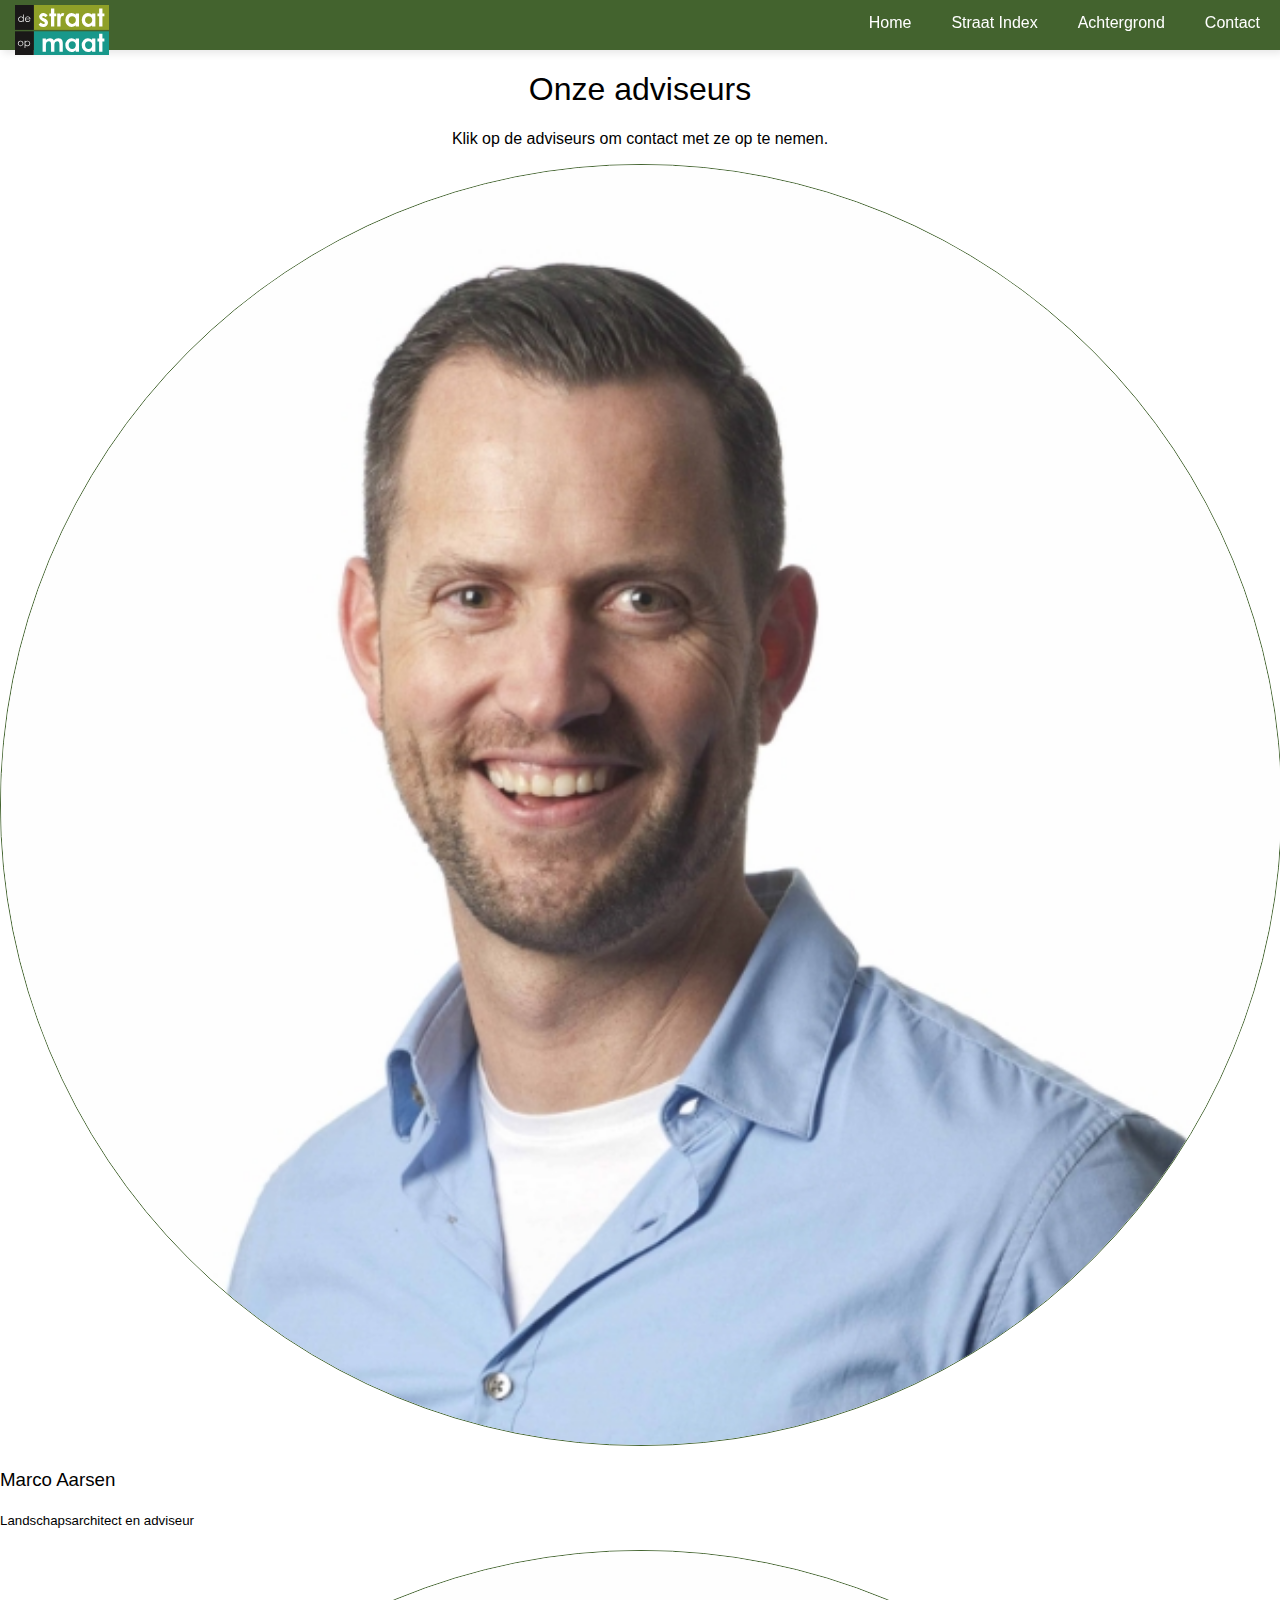
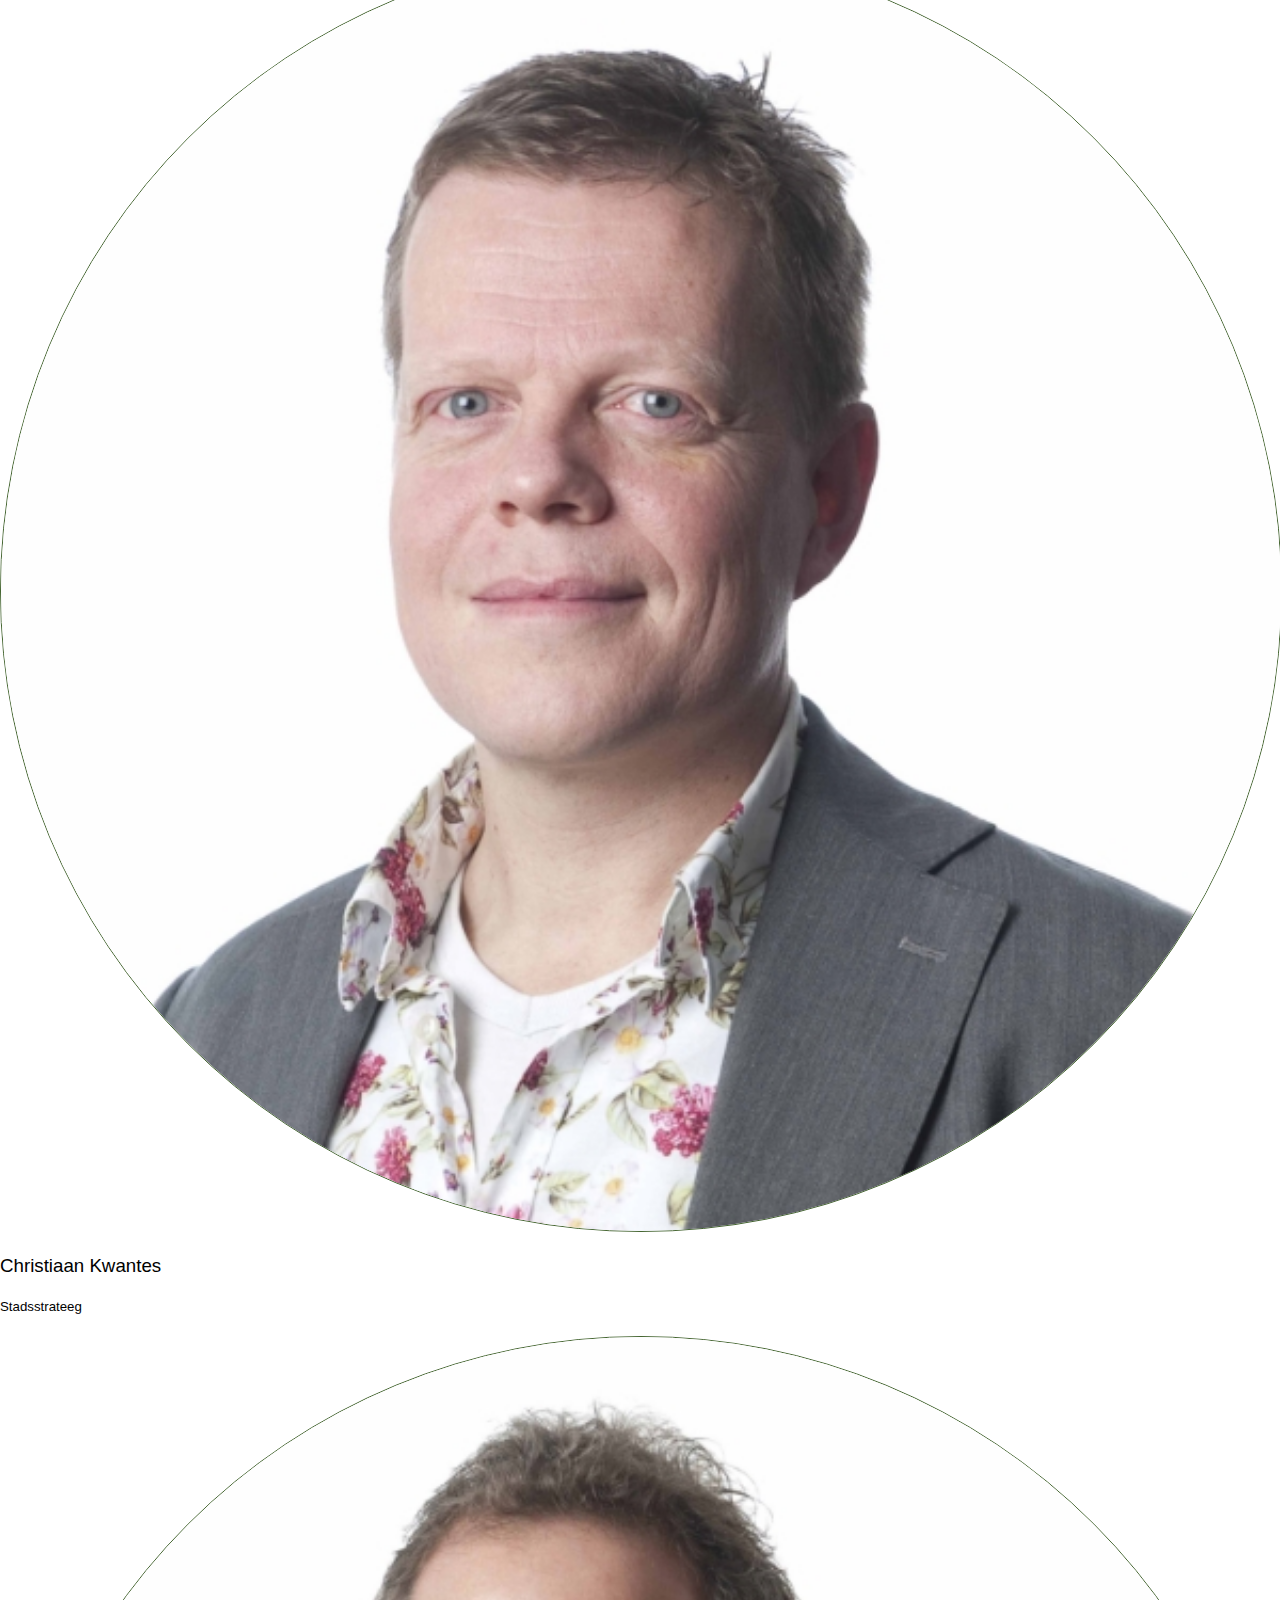
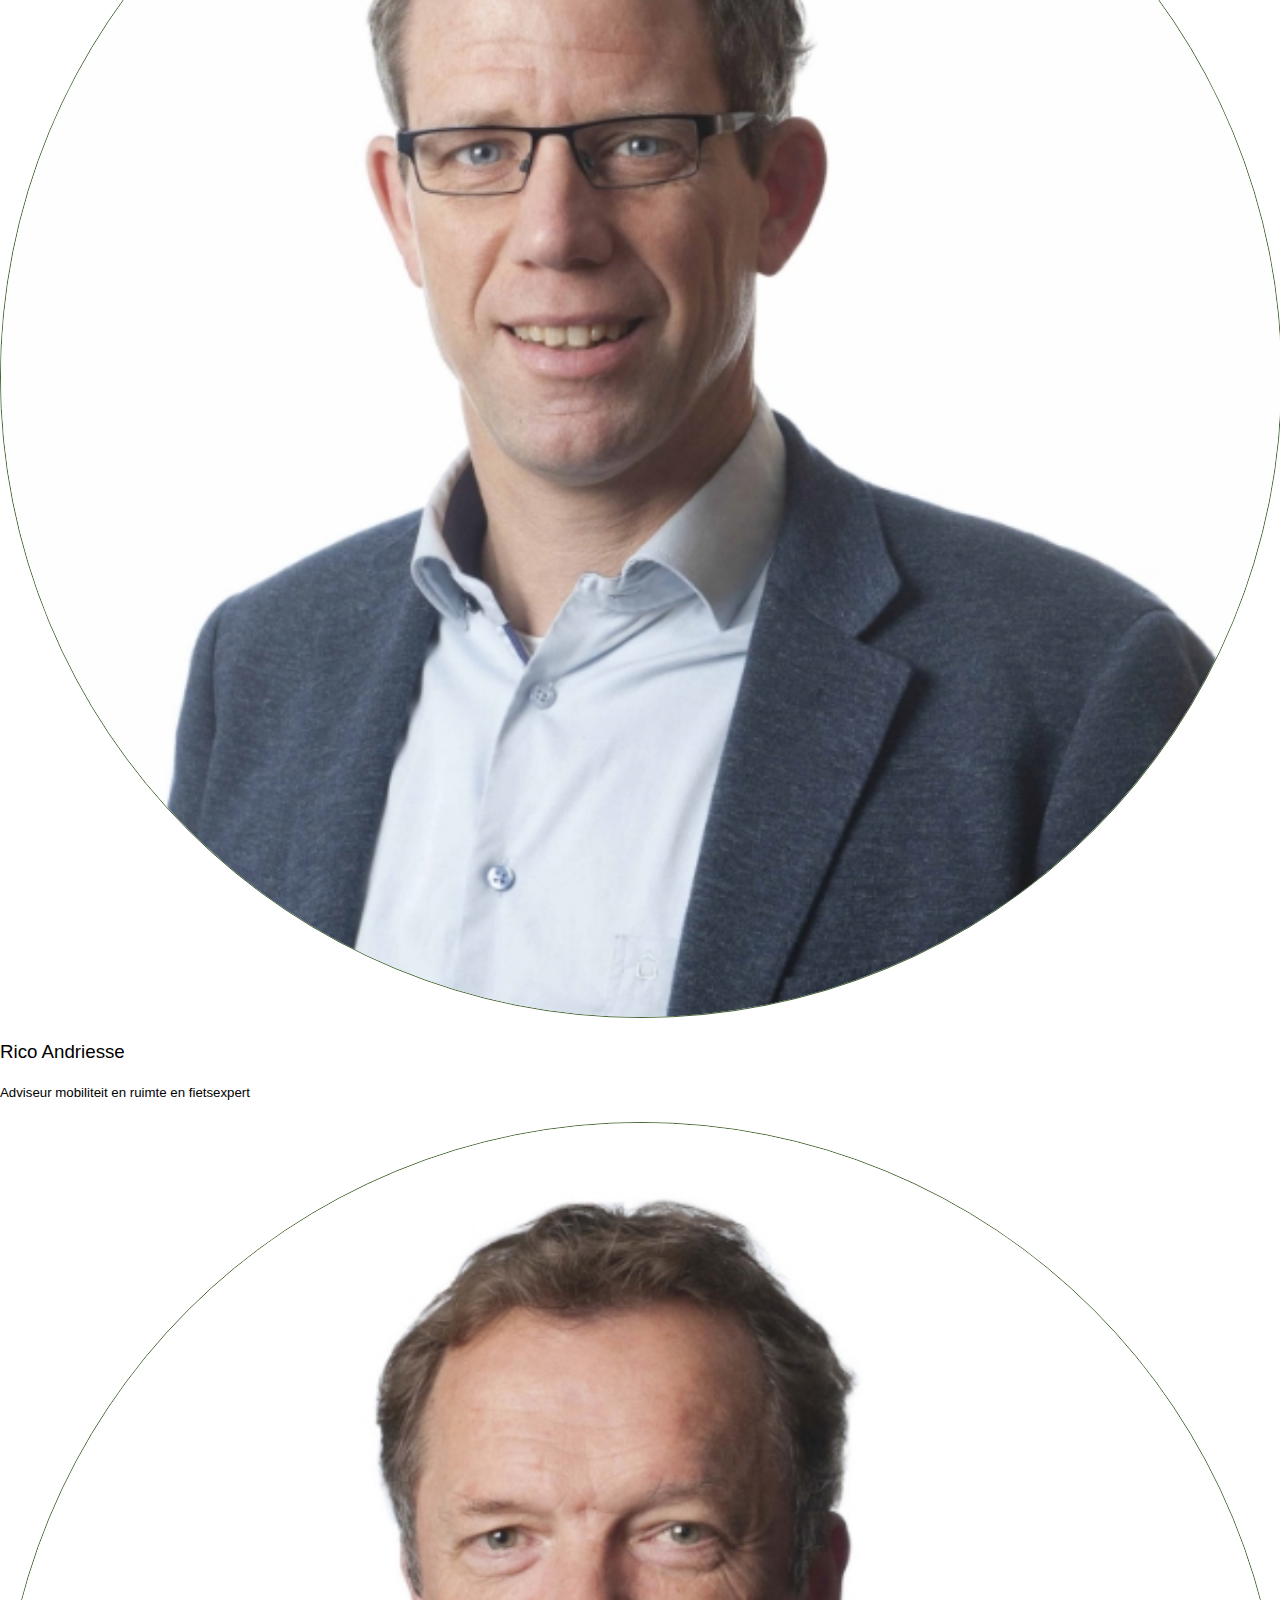
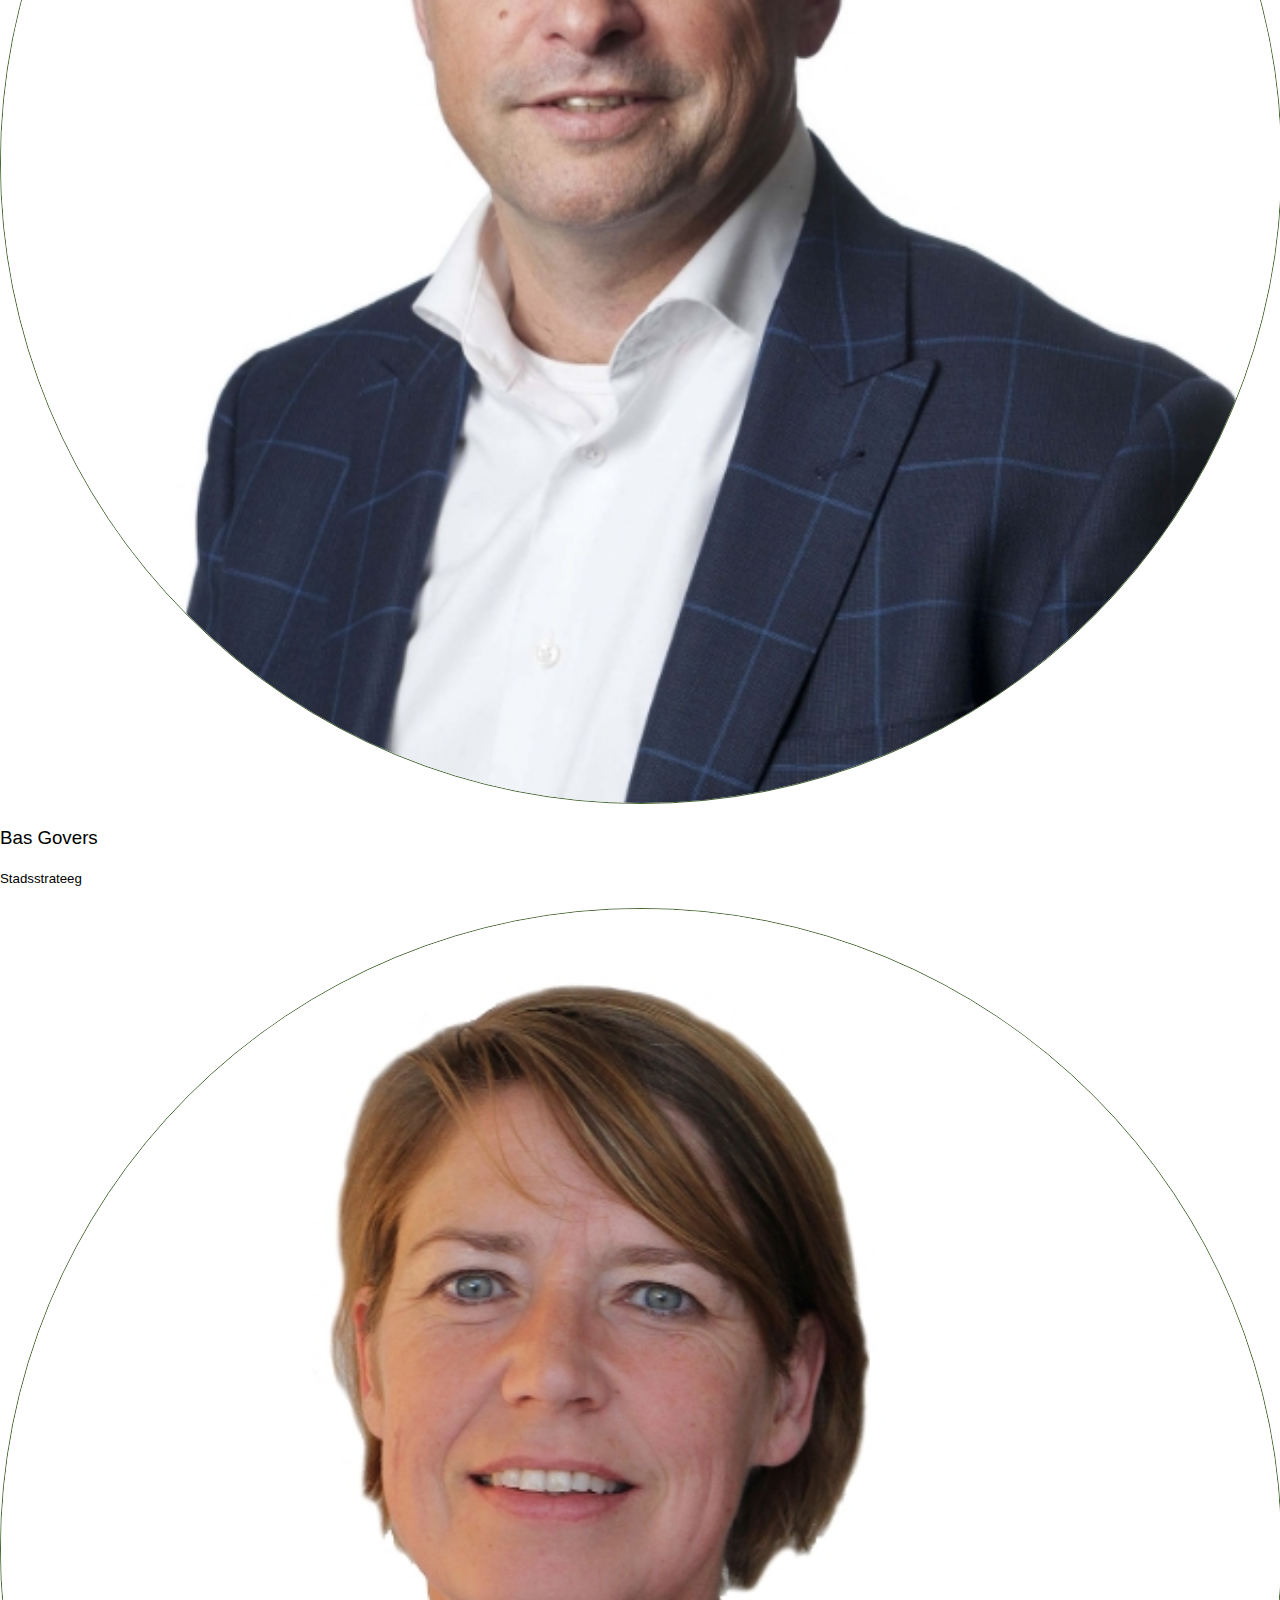
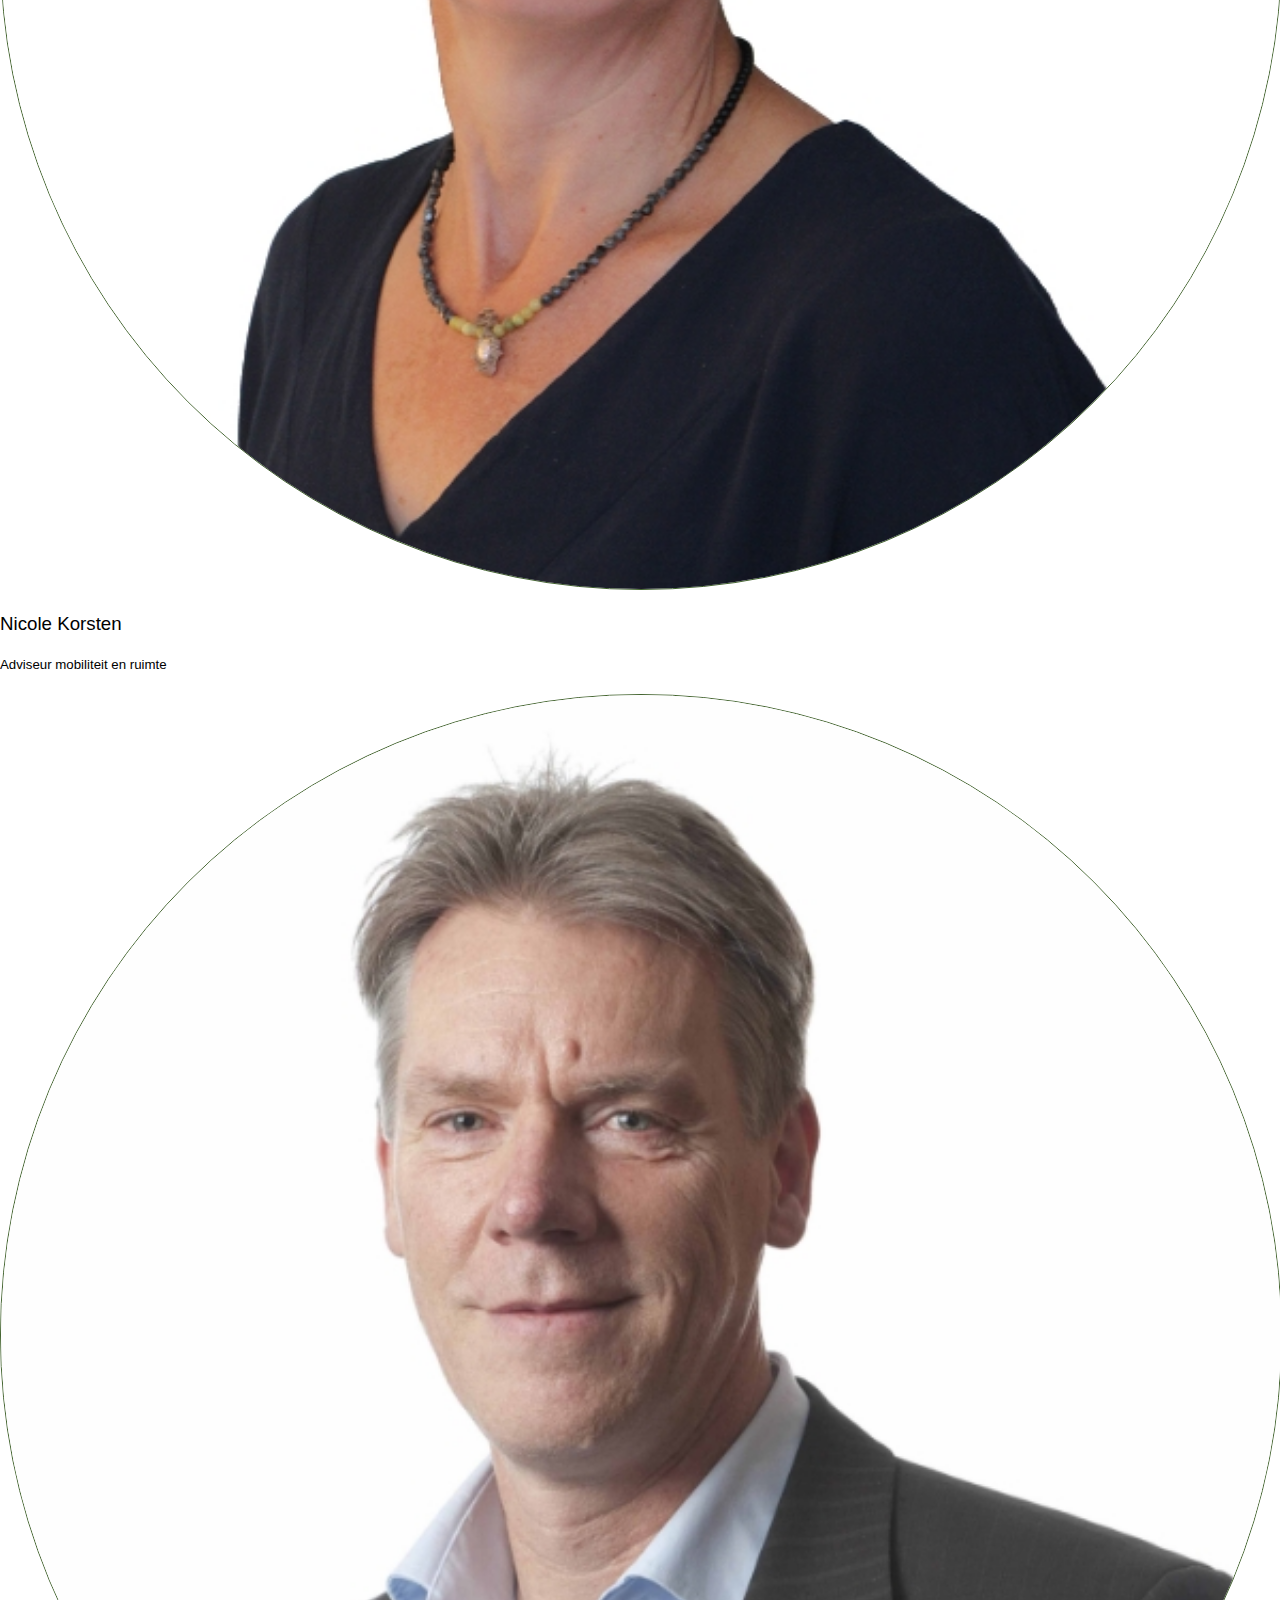
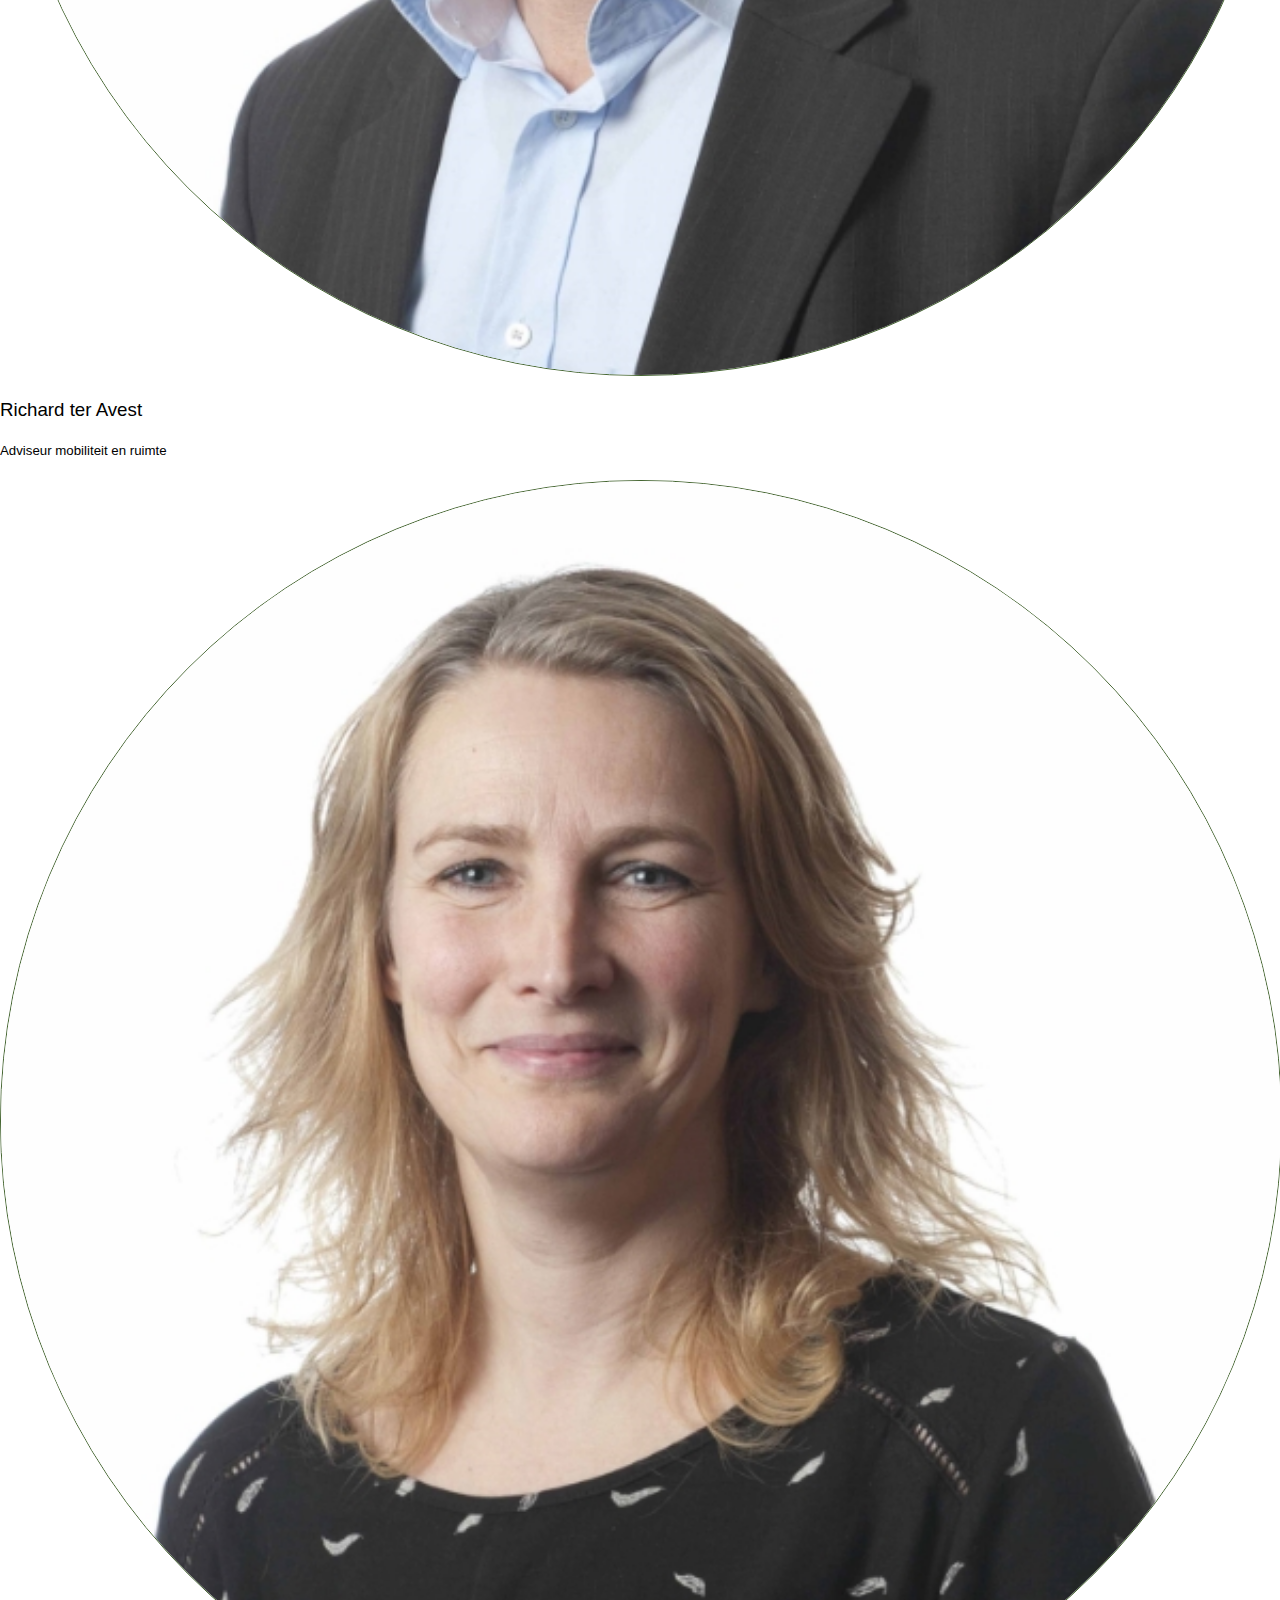
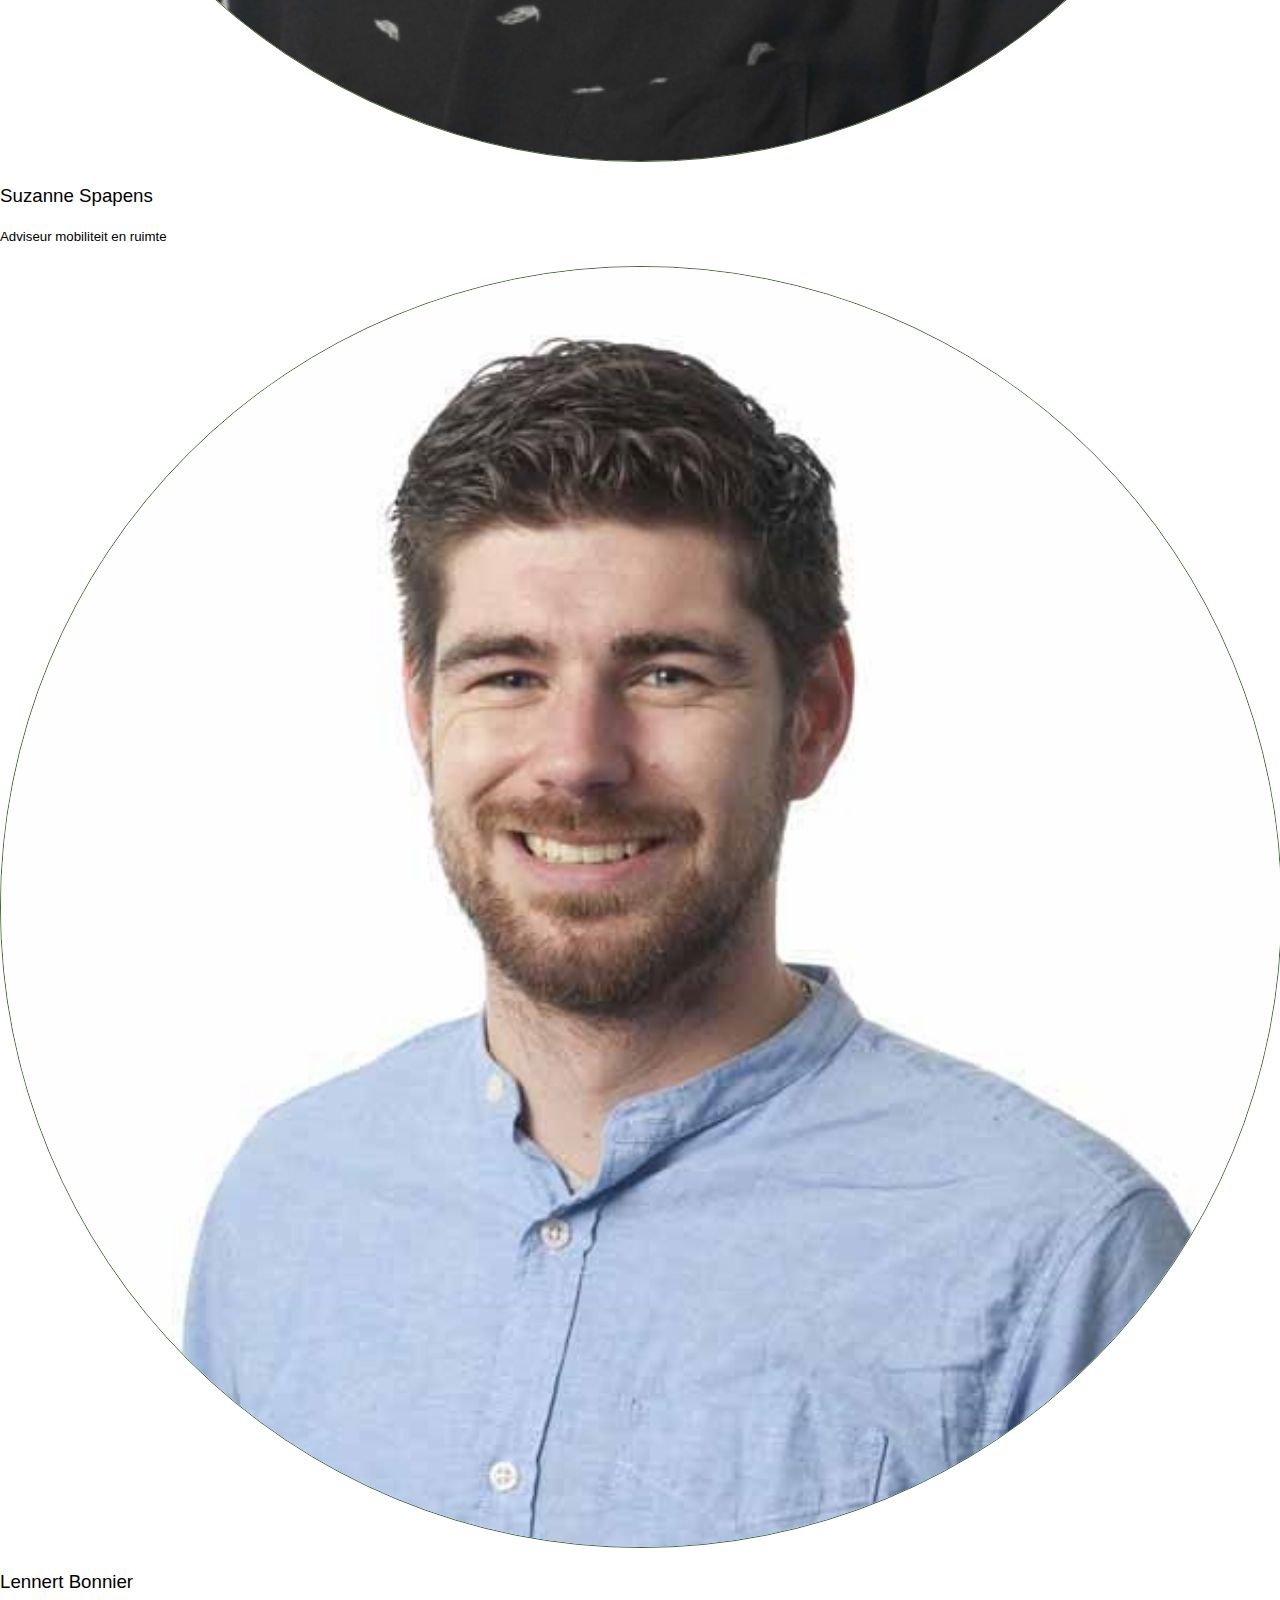
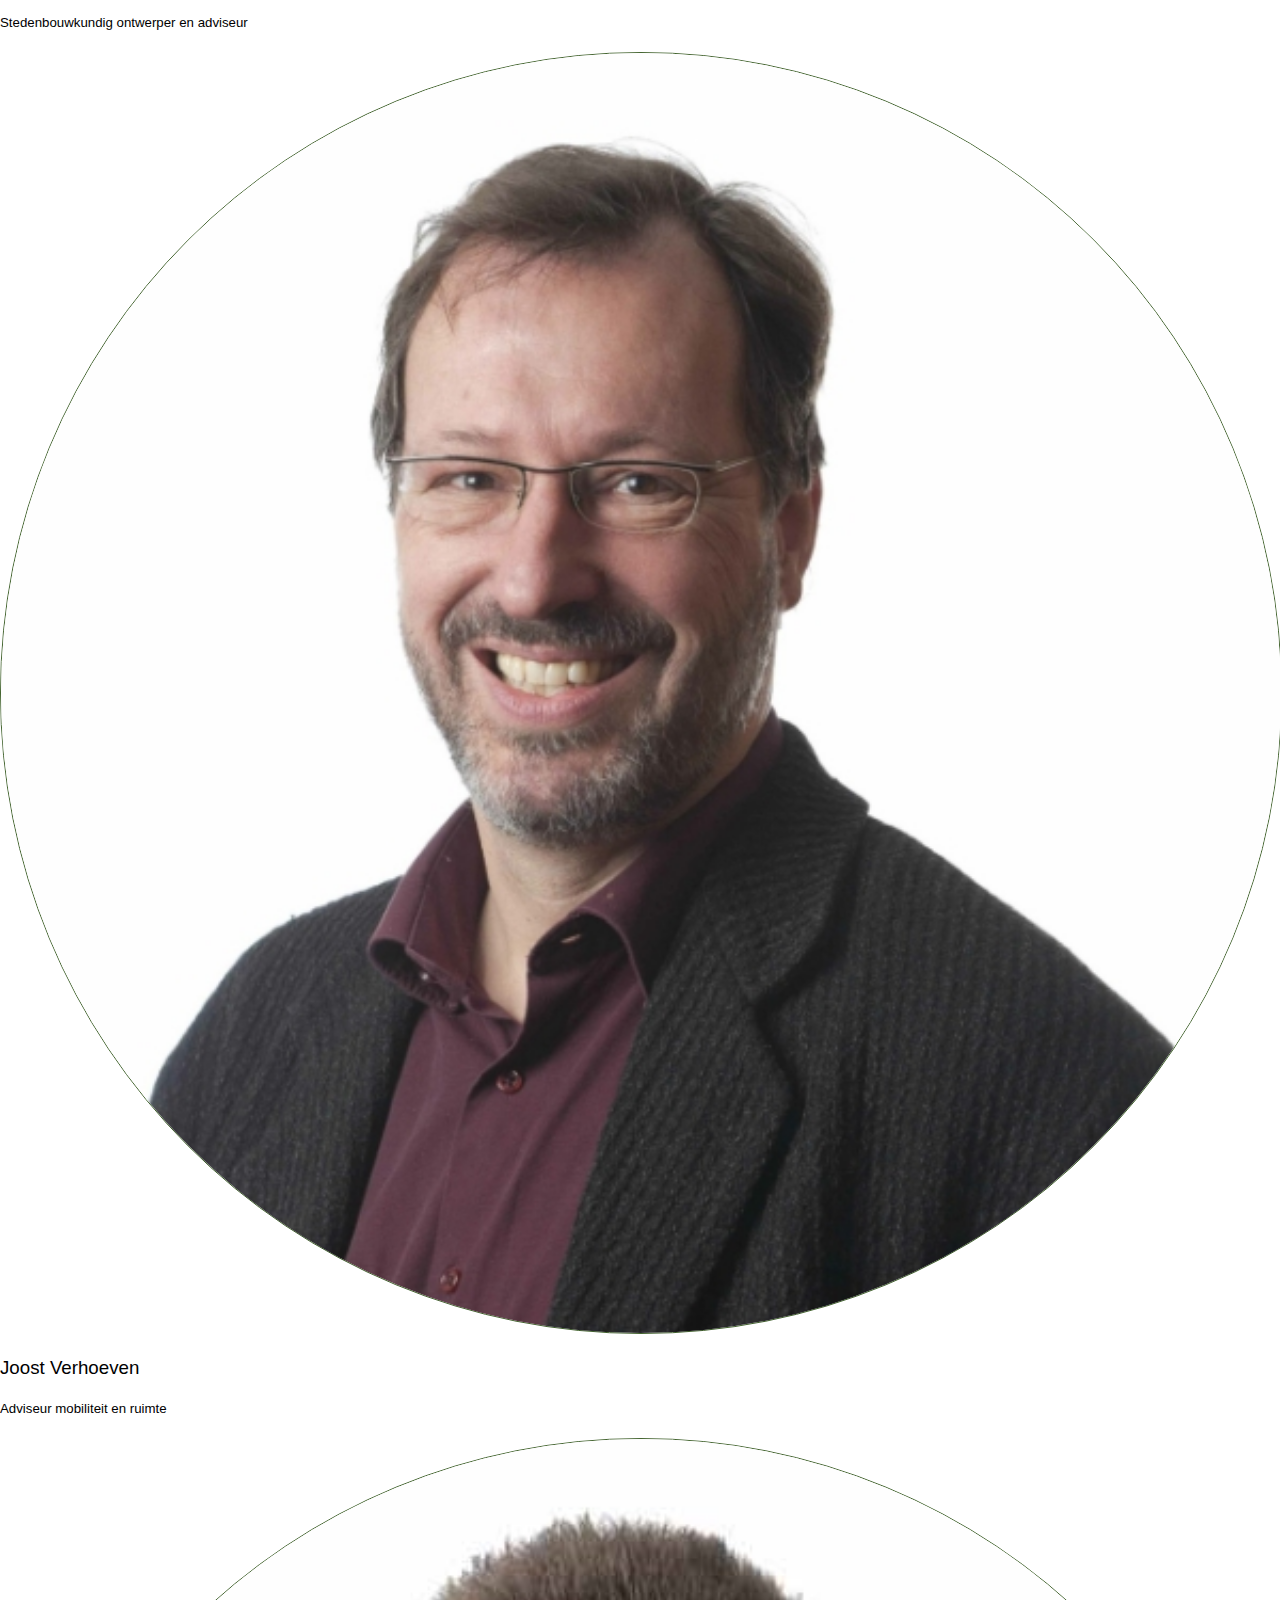
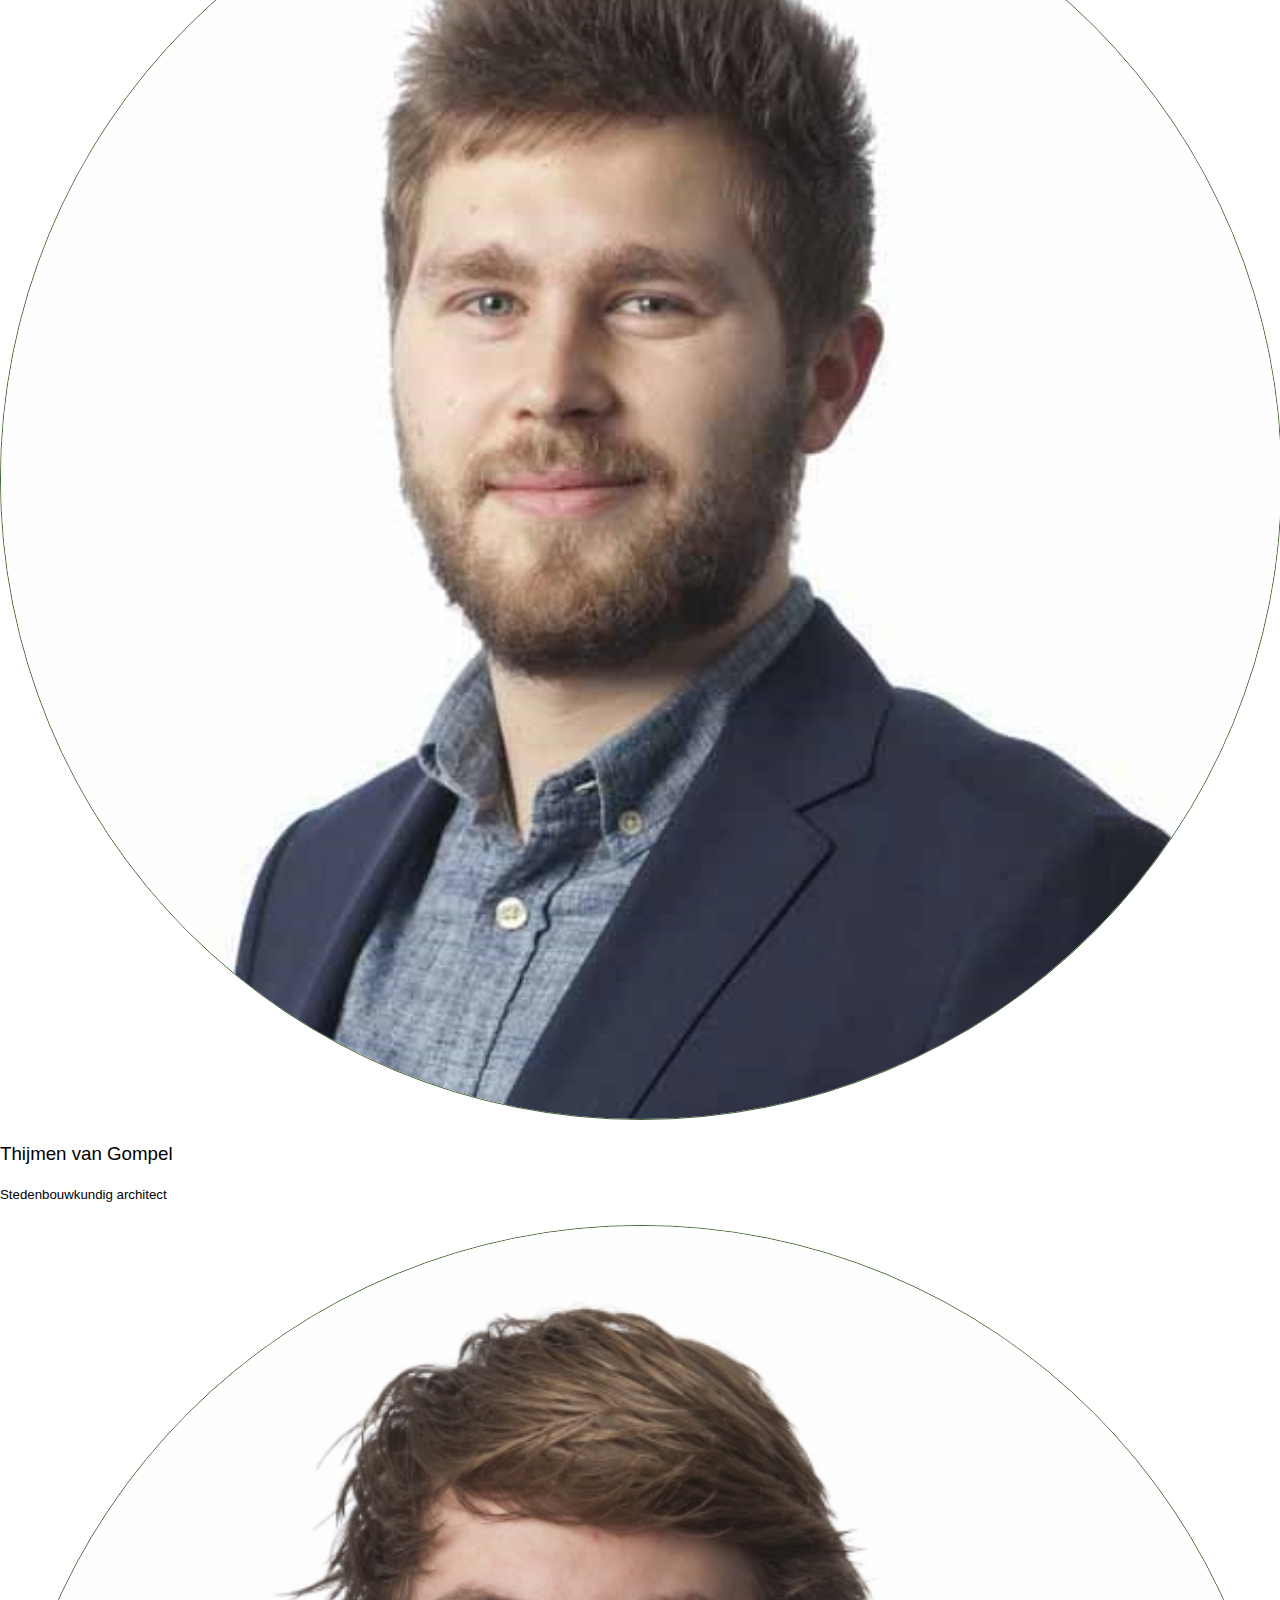
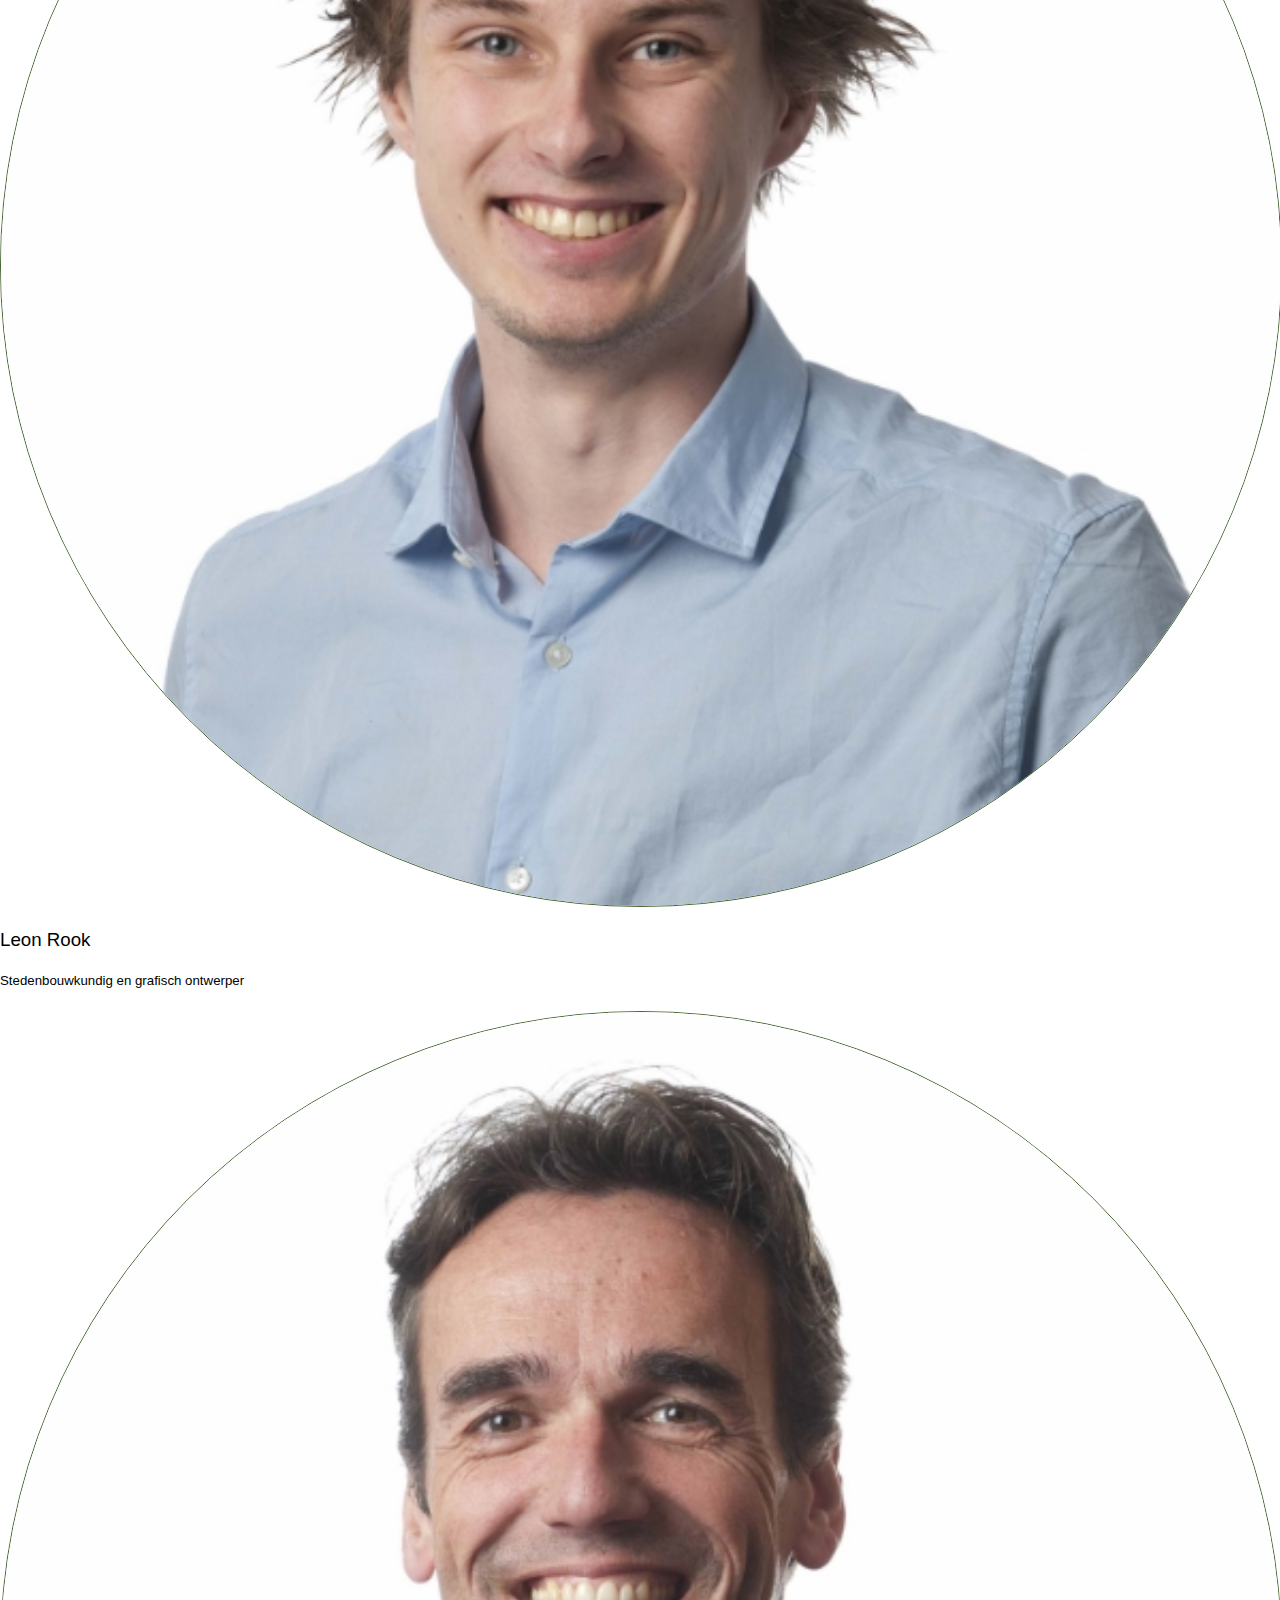
<file: contact.html>
<!doctype html>
<html lang="en">

<head>

    <!-- Required meta tags foor bootstrap -->
    <meta charset="utf-8">
    <meta name="viewport"
        content="width=device-width, initial-scale=1, shrink-to-fit=no, maximum-scale=1, user-scalable=no">

    <!-- load css -->
    <link rel="stylesheet" type="text/css" href="style.css">

    <!-- load css for bootstrap -->
    <link rel="stylesheet" href="https://stackpath.bootstrapcdn.com/bootstrap/4.1.3/css/bootstrap.min.css"
        integrity="sha384-MCw98/SFnGE8fJT3GXwEOngsV7Zt27NXFoaoApmYm81iuXoPkFOJwJ8ERdknLPMO" crossorigin="anonymous">



</head>

<body>

    <div class="menu">
        <a href="index.html"><img class="logo-small" src="img/logo_small.svg" alt="De Straat Op Maat"></a>
        <button class="menu-btn" onclick="goTo('contact')">Contact</button>
        <button class="menu-btn" onclick="goTo('achtergrond')">Achtergrond</button>
        <button class="menu-btn" onclick="goTo('index')">Straat Index</button>
        <button class="menu-btn" onclick="goTo('home')">Home</button>
    </div>

    <div class="hiddenByMenuSpace"></div>

    <!-- Body of the page -->
    <div class="container-fluid">
        <div class="row justify-content-center">

            <div class="col-12 row justify-content-center">




                <!-- Intro -->
                <div class="col-sm-12 col-md-12 col-lg-11 col-xl-10 col-12 row justify-content-center">
                    <div class="col-md-8 col-lg-5 m-5 col-12" style="text-align:center; margin-bottom: 0px !important">
                        <!-- <button onclick="TestButton()">TEST</button> -->
                        <h1>Onze adviseurs</h1>
                        <p>
                            Klik op de adviseurs om contact met ze op te nemen.
                        </p>
                    </div>
                    <div class="w-100"></div>
                    <div class="col-md-3 m-3">
                        <a href="https://www.goudappel.nl/adviseurs/marco-aarsen/"><img alt=""
                                src="img/marco_aarsen.jpg" width="100%" class="profileImg"></a>
                        <h3 class="h3name">Marco Aarsen</h3>
                        <h5 class="h5title">Landschapsarchitect en adviseur</h5>
                    </div>
                    <div class="col-md-3 m-3">
                        <a href="https://www.goudappel.nl/adviseurs/christiaan-kwantes/"><img alt=""
                                src="img/christiaan_kwantes.jpg" width="100%" class="profileImg"></a>
                        <h3 class="h3name">Christiaan Kwantes</h3>
                        <h5 class="h5title">Stadsstrateeg</h5>
                    </div>
                    <div class="col-md-3 m-3">
                        <a href="https://www.goudappel.nl/adviseurs/rico-andriesse/"><img alt=""
                                src="img/rico_andriesse.jpg" width="100%" class="profileImg"></a>
                        <h3 class="h3name">Rico Andriesse</h3>
                        <h5 class="h5title">Adviseur mobiliteit en ruimte en fietsexpert</h5>
                    </div>
                    <div class="col-md-3 m-3">
                        <a href="https://www.goudappel.nl/adviseurs/bas-govers/"><img alt="" src="img/bas_govers.jpg"
                                width="100%" class="profileImg"></a>
                        <h3 class="h3name">Bas Govers</h3>
                        <h5 class="h5title">Stadsstrateeg</h5>
                    </div>
                    <div class="col-md-3 m-3">
                        <a href="https://www.goudappel.nl/adviseurs/nicole-korsten/">
                            <!-- <img alt="" src="img/nicole_korsten.jpg" width="100%" class="profileImg"></a> -->
                            <!-- <img alt="" src="img/nicole_korsten_v2.jpg" width="100%" class="profileImg"></a> -->
                            <img alt="" src="img/nicole_korsten_v2.1.jpg" width="100%" class="profileImg"></a>
                        <h3 class="h3name">Nicole Korsten</h3>
                        <h5 class="h5title">Adviseur mobiliteit en ruimte</h5>
                    </div>


                    <div class="col-md-3 m-3">
                        <a href="https://www.goudappel.nl/adviseurs/richard-ter-avest/"><img alt=""
                                src="img/richard_ter_avest.jpg" width="100%" class="profileImg"></a>
                        <h3 class="h3name">Richard ter Avest</h3>
                        <h5 class="h5title">Adviseur mobiliteit en ruimte</h5>
                    </div>
                    <div class="col-md-3 m-3">
                        <a href="https://www.goudappel.nl/adviseurs/suzanne-spapens/"><img alt=""
                                src="img/suzanne_spapens.jpg" width="100%" class="profileImg"></a>
                        <h3 class="h3name">Suzanne Spapens</h3>
                        <h5 class="h5title">Adviseur mobiliteit en ruimte</h5>
                    </div>
                    <div class="col-md-3 m-3">
                        <a href="https://www.goudappel.nl/adviseurs/lennert-bonnier/"><img alt=""
                                src="img/lennert_bonnier.jpg" width="100%" class="profileImg"></a>
                        <h3 class="h3name">Lennert Bonnier</h3>
                        <h5 class="h5title">Stedenbouwkundig ontwerper en adviseur</h5>
                    </div>
                    <div class="col-md-3 m-3">
                        <a href="https://www.goudappel.nl/adviseurs/joost-verhoeven/"><img alt=""
                                src="img/joost_verhoeven.jpg" width="100%" class="profileImg"></a>
                        <h3 class="h3name">Joost Verhoeven</h3>
                        <h5 class="h5title">Adviseur mobiliteit en ruimte</h5>
                    </div>
                    <div class="col-md-3 m-3">
                        <a href="https://www.goudappel.nl/adviseurs/thijmen-van-gompel/"><img alt=""
                                src="img/thijmen_van_gompel.jpg" width="100%" class="profileImg"></a>
                        <h3 class="h3name">Thijmen van Gompel</h3>
                        <h5 class="h5title">Stedenbouwkundig architect</h5>
                    </div>


                    <div class="col-md-3 m-3">
                        <a href="https://www.goudappel.nl/adviseurs/leon-rook/"><img alt="" src="img/leon_rook.jpg"
                                width="100%" class="profileImg"></a>
                        <h3 class="h3name">Leon Rook</h3>
                        <h5 class="h5title">Stedenbouwkundig en grafisch ontwerper</h5>
                    </div>
                    <div class="col-md-3 m-3">
                        <a href="https://www.goudappel.nl/adviseurs/peter-dinnissen/"><img alt=""
                                src="img/peter_dinnissen.jpg" width="100%" class="profileImg"></a>
                        <h3 class="h3name">Peter Dinnissen</h3>
                        <h5 class="h5title">Verkeerskundig ontwerper</h5>
                    </div>
                    <div class="col-md-3 m-3">
                        <a href="https://www.goudappel.nl/adviseurs/thomas-groot/"><img alt=""
                                src="img/thomas_groot.jpg" width="100%" class="profileImg"></a>
                        <h3 class="h3name">Thomas Groot</h3>
                        <h5 class="h5title">Verkeerskundig ontwerper</h5>
                    </div>
                    <div class="col-md-3 m-3">
                        <a href="https://www.goudappel.nl/adviseurs/jeroen-kuijpers/"><img alt=""
                                src="img/jeroen_kuijpers.jpg" width="100%" class="profileImg"></a>
                        <h3 class="h3name">Jeroen Kuijpers</h3>
                        <h5 class="h5title">Verkeerskundig ontwerper</h5>
                    </div>
                    <div class="col-md-3 m-3">
                        <!-- <a href="https://www.goudappel.nl/adviseurs/remon-siegel/"> -->
                            <img alt="" src="img/remon_siegel.jpg" width="100%" class="profileImg">
                        <!-- </a> -->
                        <h3 class="h3name">Remon Siegel</h3>
                        <h5 class="h5title">Verkeerskundig ontwerper</h5>
                    </div>

                </div>

                <!-- 

                Marco Aarsen
                Christiaan Kwantes
                Rico Andriesse
                Bas Govers
                Nicole Korsten

                Richard ter Avest
                Suzanne Spapens
                Lennert Bonnier
                Joost Verhoeven
                Thijmen van Gompel
                
                Leon Rook
                Peter Dinnissen
                Thomas Groot
                Jeroen Kuijpers
                Remon Siegel

                
                marco_aarsen
                christiaan_kwantes
                rico_andriesse
                bas_govers
                nicole_korsten

                richard_ter_avest
                suzanne_spapens
                lennert_bonnier
                joost_verhoeven
                thijmen_van_gompel
                
                leon_rook
                peter_dinnissen
                thomas_groot
                jeroen_kuijpers
                remon_siegel //probleem geen link


                /img/marco_aarsen.jpg
                /img/christiaan_kwantes.jpg
                /img/rico_andriesse.jpg
                /img/bas_govers.jpg
                /img/nicole_korsten.jpg

                /img/richard_ter_avest.jpg
                /img/suzanne_spapens.jpg
                /img/lennert_bonnier.jpg
                /img/joost_verhoeven.jpg
                /img/thijmen_van_gompel.jpg
                
                /img/leon_rook.jpg
                /img/peter_dinnissen.jpg
                /img/thomas_groot.jpg
                /img/jeroen_kuijpers.jpg
                /img/remon_siegel.jpg


                https://www.goudappel.nl/adviseurs/marco-aarsen/
                https://www.goudappel.nl/adviseurs/christiaan-kwantes/
                https://www.goudappel.nl/adviseurs/rico-andriesse/
                https://www.goudappel.nl/adviseurs/bas-govers/
                https://www.goudappel.nl/adviseurs/nicole-korsten/

                https://www.goudappel.nl/adviseurs/richard-ter-avest/
                https://www.goudappel.nl/adviseurs/suzanne-spapens/
                https://www.goudappel.nl/adviseurs/lennert-bonnier/
                https://www.goudappel.nl/adviseurs/joost-verhoeven/
                https://www.goudappel.nl/adviseurs/thijmen-van-gompel/

                https://www.goudappel.nl/adviseurs/leon-rook/
                https://www.goudappel.nl/adviseurs/peter-dinnissen/
                https://www.goudappel.nl/adviseurs/thomas-groot/
                https://www.goudappel.nl/adviseurs/jeroen-kuijpers/
                https://www.goudappel.nl/adviseurs/remon-siegel/ 
                
                
                marco-aarsen
                christiaan-kwantes
                rico-andriesse
                bas-govers
                nicole-korsten

                richard-ter-avest
                suzanne-spapens
                lennert-bonnier
                joost-verhoeven
                thijmen-van-gompel
                
                leon-rook
                peter-dinnissen
                thomas-groot
                jeroen-kuijpers
                remon-siegel 
            
            -->

                <!-- line breake -->
                <div class="w-100"></div>



            </div>
        </div>

        <!-- Footer -->
        <footer class="py-5 px-5 footer">
            <div class="row justify-content-md-center">

                <!-- Footer Collum 1 -->
                <div class="col-md-2 m-2">
                    <b>Bezoekadres</b><br>
                    <a class="FooterLink" href="https://goo.gl/maps/cNQf6ZP9US52">
                        Snipperlingsdijk 4 <br>
                        7417 BJ Deventer <br><br>
                    </a>

                    <b>Contact</b><br>
                    <a class="FooterLink" href="tel:(0)570 666 222">
                        (0)570 666 222
                    </a><br>
                    <a href="mailto:info@goudappel.nl">
                        info@goudappel.nl
                    </a> <br>
                </div>


                <!-- Footer Collum 2 -->
                <div class="col-md-3 m-2">
                    Deze publicatie is een uitgave van Goudappel Coffeng.
                    De straat op maat is een inspiratie-atlas voor iedereen die werkt aan leefbare, aantrekkelijke en
                    bereikbare steden
                    en dorpen.
                    Op welke straat of weg bent u trots?
                    Deel het <a href="mailto:info@goudappel.nl">hier</a> en laat deze atlas een inspiratie voor u zijn!
                </div>

                <!-- Footer Collum 3 -->
                <div class="col-md-2 m-2" style="text-align: center;">
                    <a href="https://www.goudappel.nl/">
                        <img class="FooterLogo" src="img/GCLogo.png">
                    </a>
                    <a href="https://www.goudappel.nl/">www.goudappel.nl</a>
                </div>

            </div>
        </footer>





        <!-- required for Bootsrap -->
        <!-- jQuery first, then Popper.js, then Bootstrap JS -->
        <script src="https://ajax.googleapis.com/ajax/libs/jquery/3.3.1/jquery.min.js"></script>
        <script src="https://cdnjs.cloudflare.com/ajax/libs/popper.js/1.14.3/umd/popper.min.js"
            integrity="sha384-ZMP7rVo3mIykV+2+9J3UJ46jBk0WLaUAdn689aCwoqbBJiSnjAK/l8WvCWPIPm49"
            crossorigin="anonymous"></script>
        <script src="https://stackpath.bootstrapcdn.com/bootstrap/4.1.3/js/bootstrap.min.js"
            integrity="sha384-ChfqqxuZUCnJSK3+MXmPNIyE6ZbWh2IMqE241rYiqJxyMiZ6OW/JmZQ5stwEULTy"
            crossorigin="anonymous"></script>

        <!-- run java script -->
        <script type="text/javascript" src="StrDB.js"></script>
        <script type="text/javascript" src=""></script>
        <script type="text/javascript" src="all_pages.js"></script>

</body>

</html>
</file>
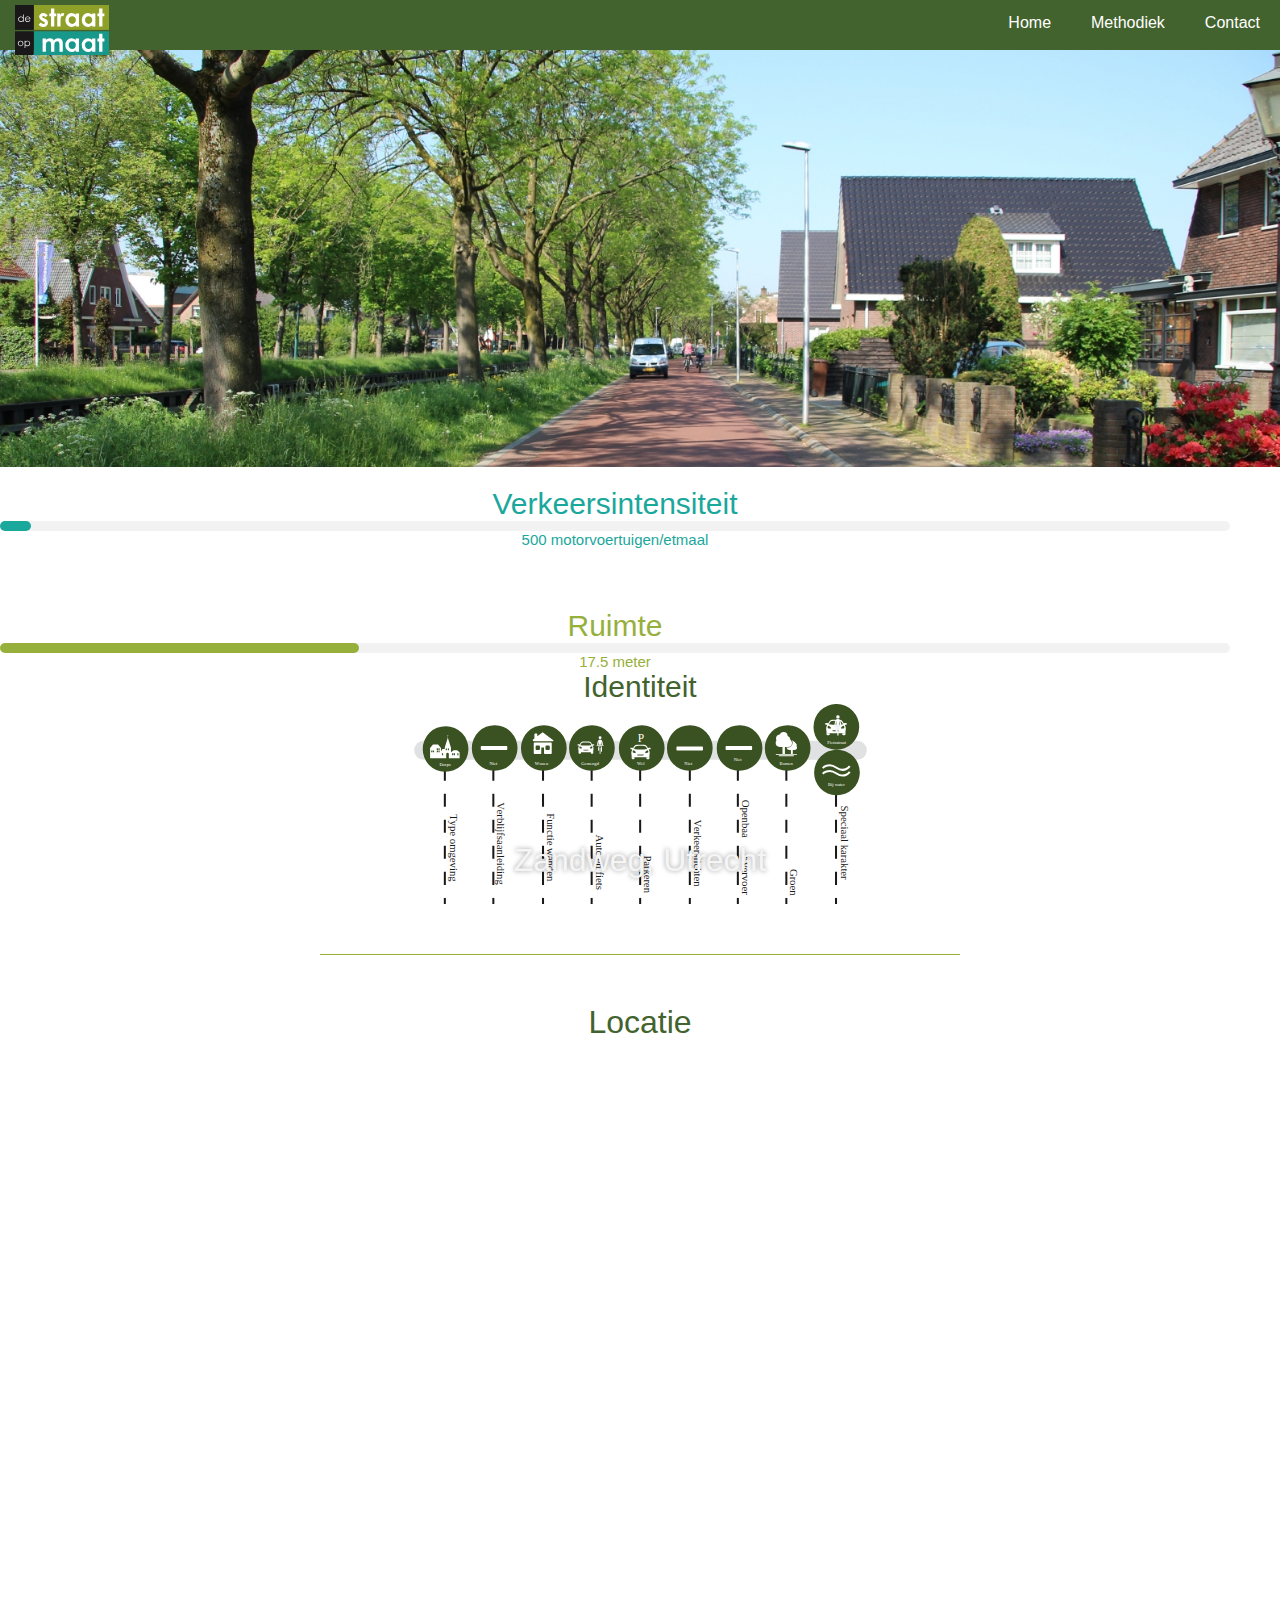
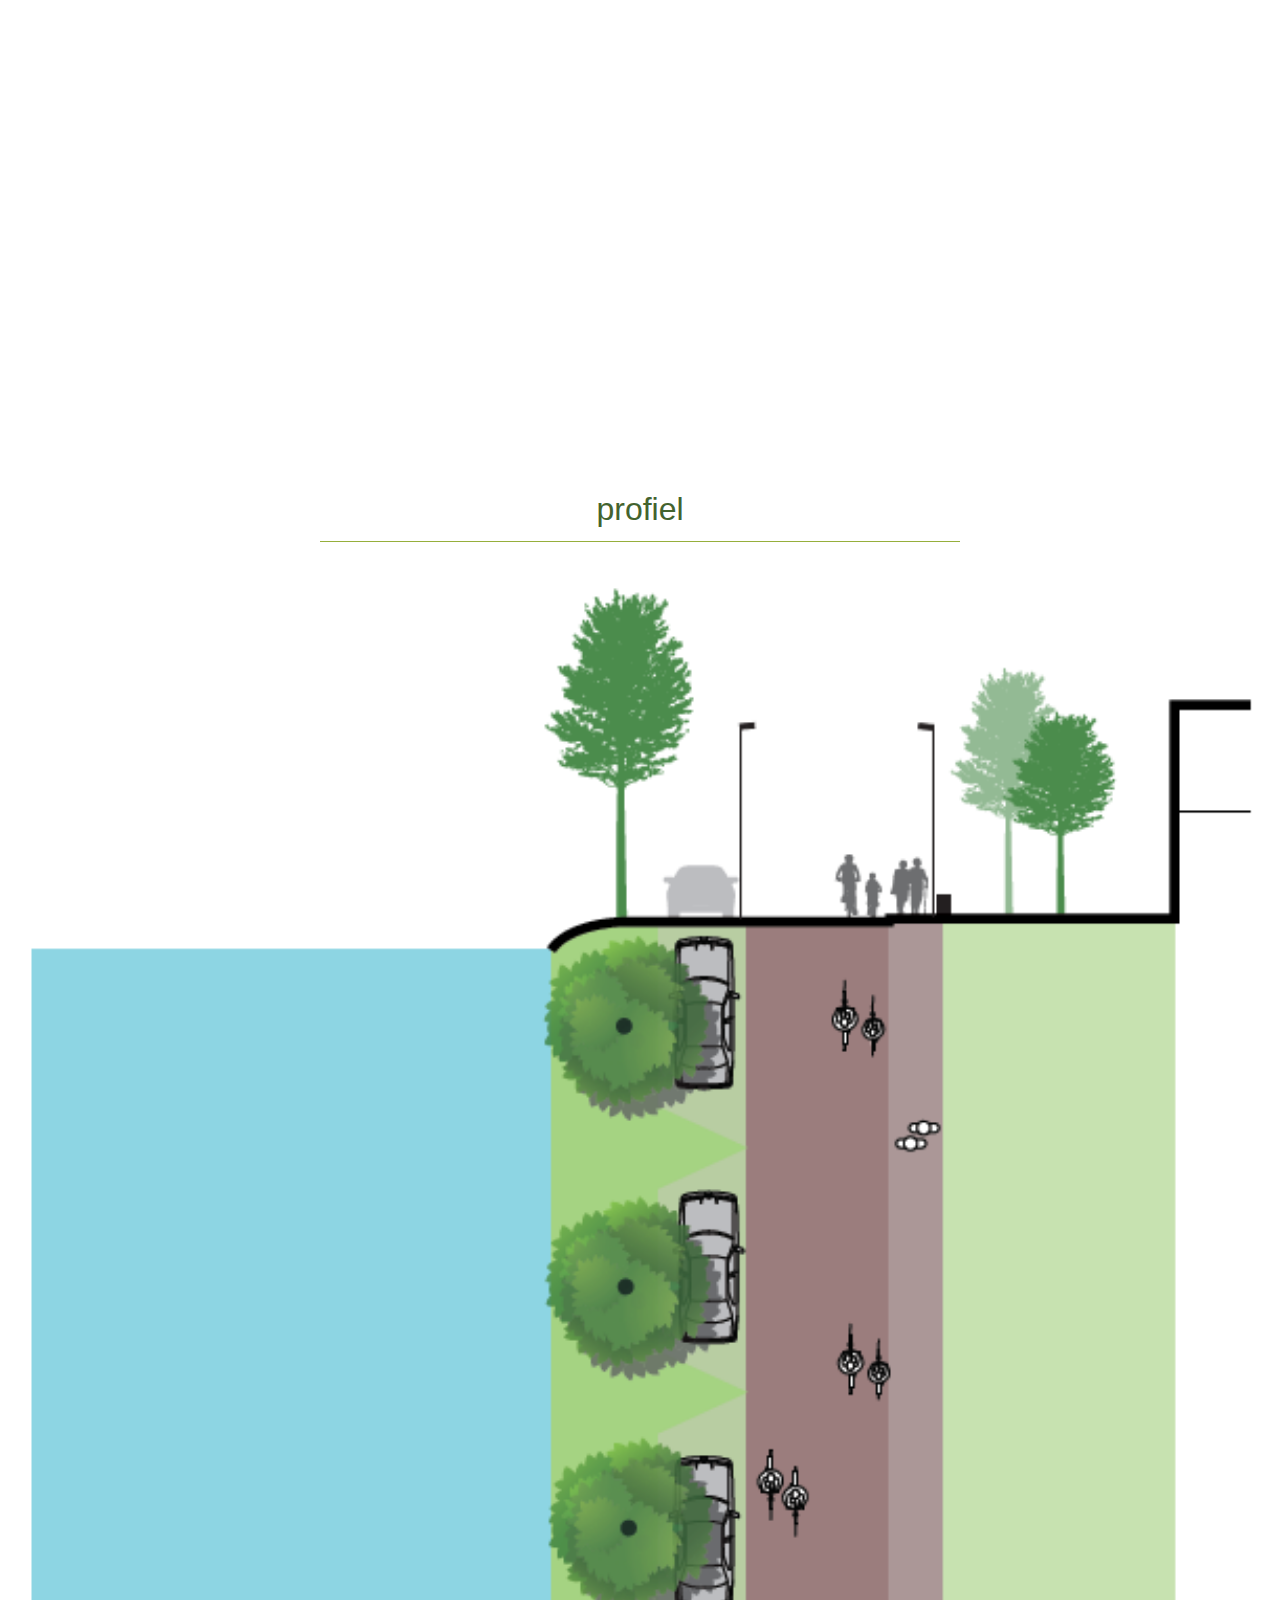
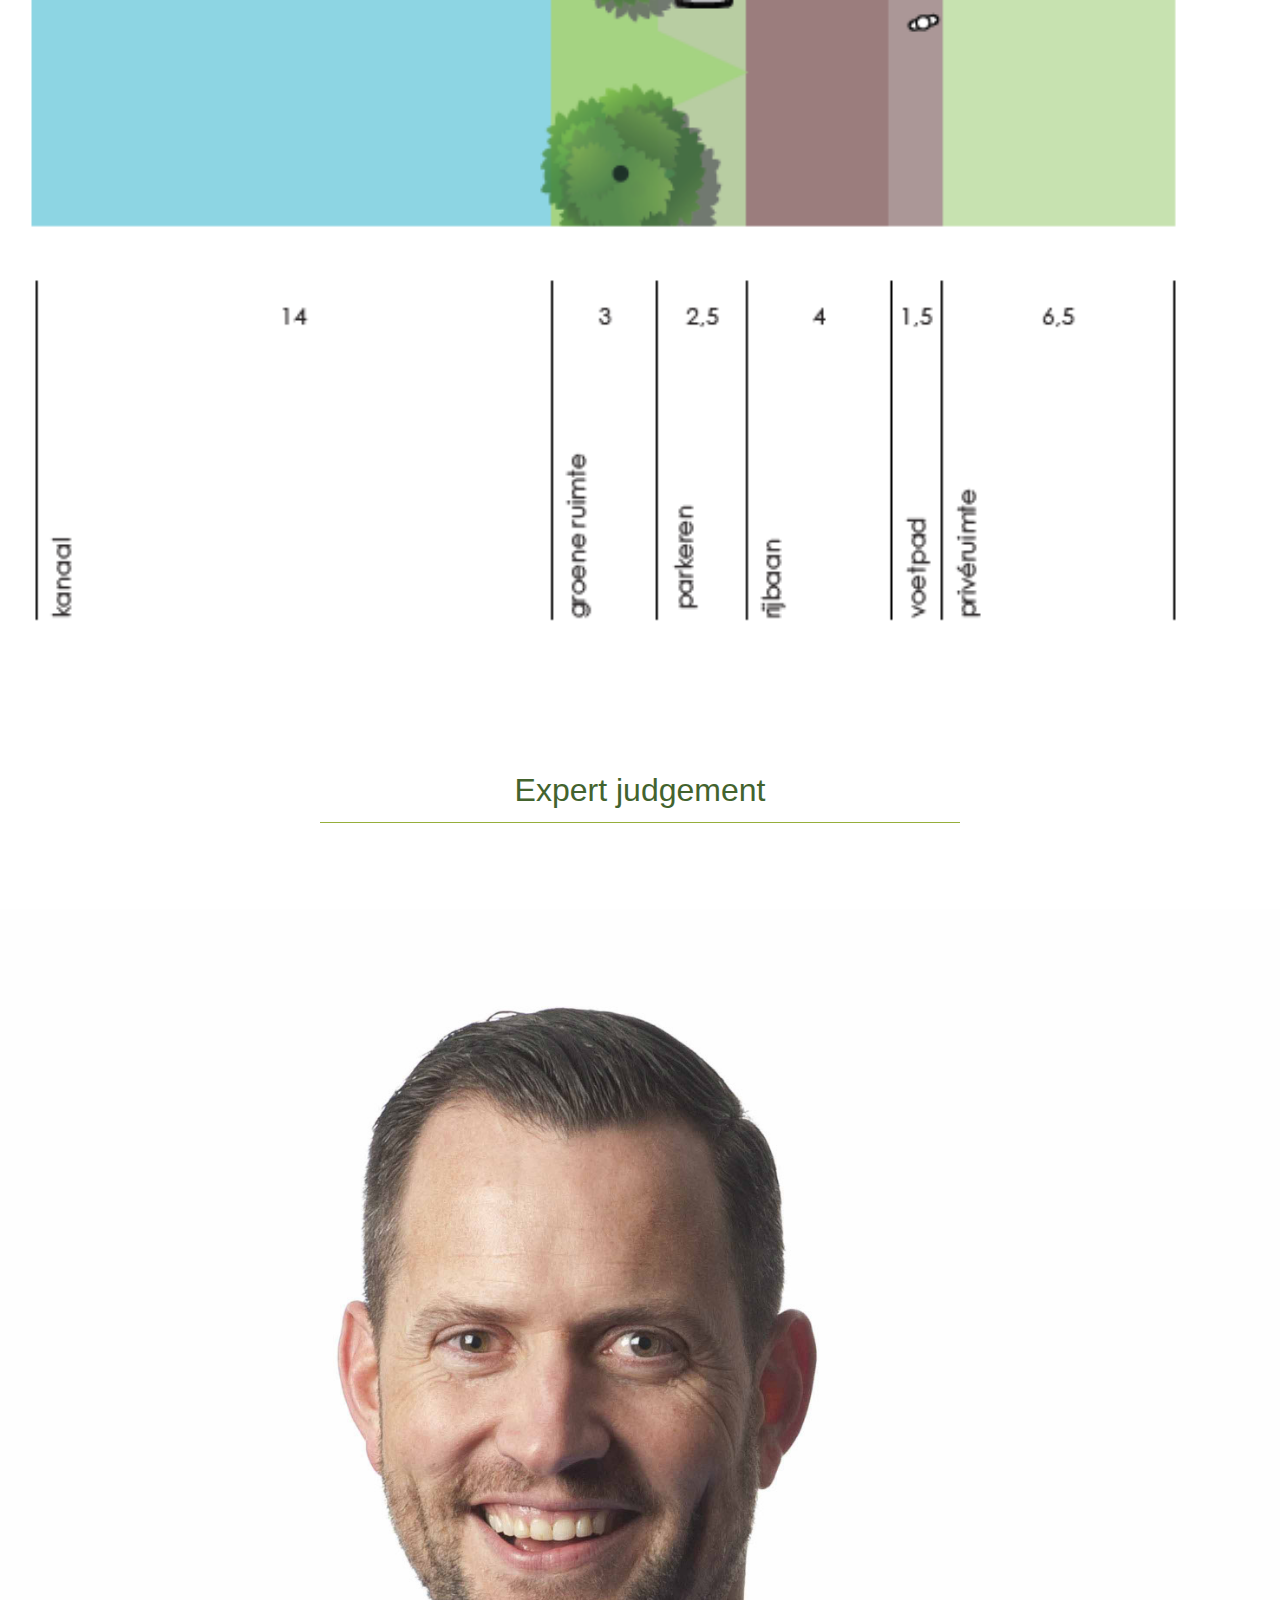
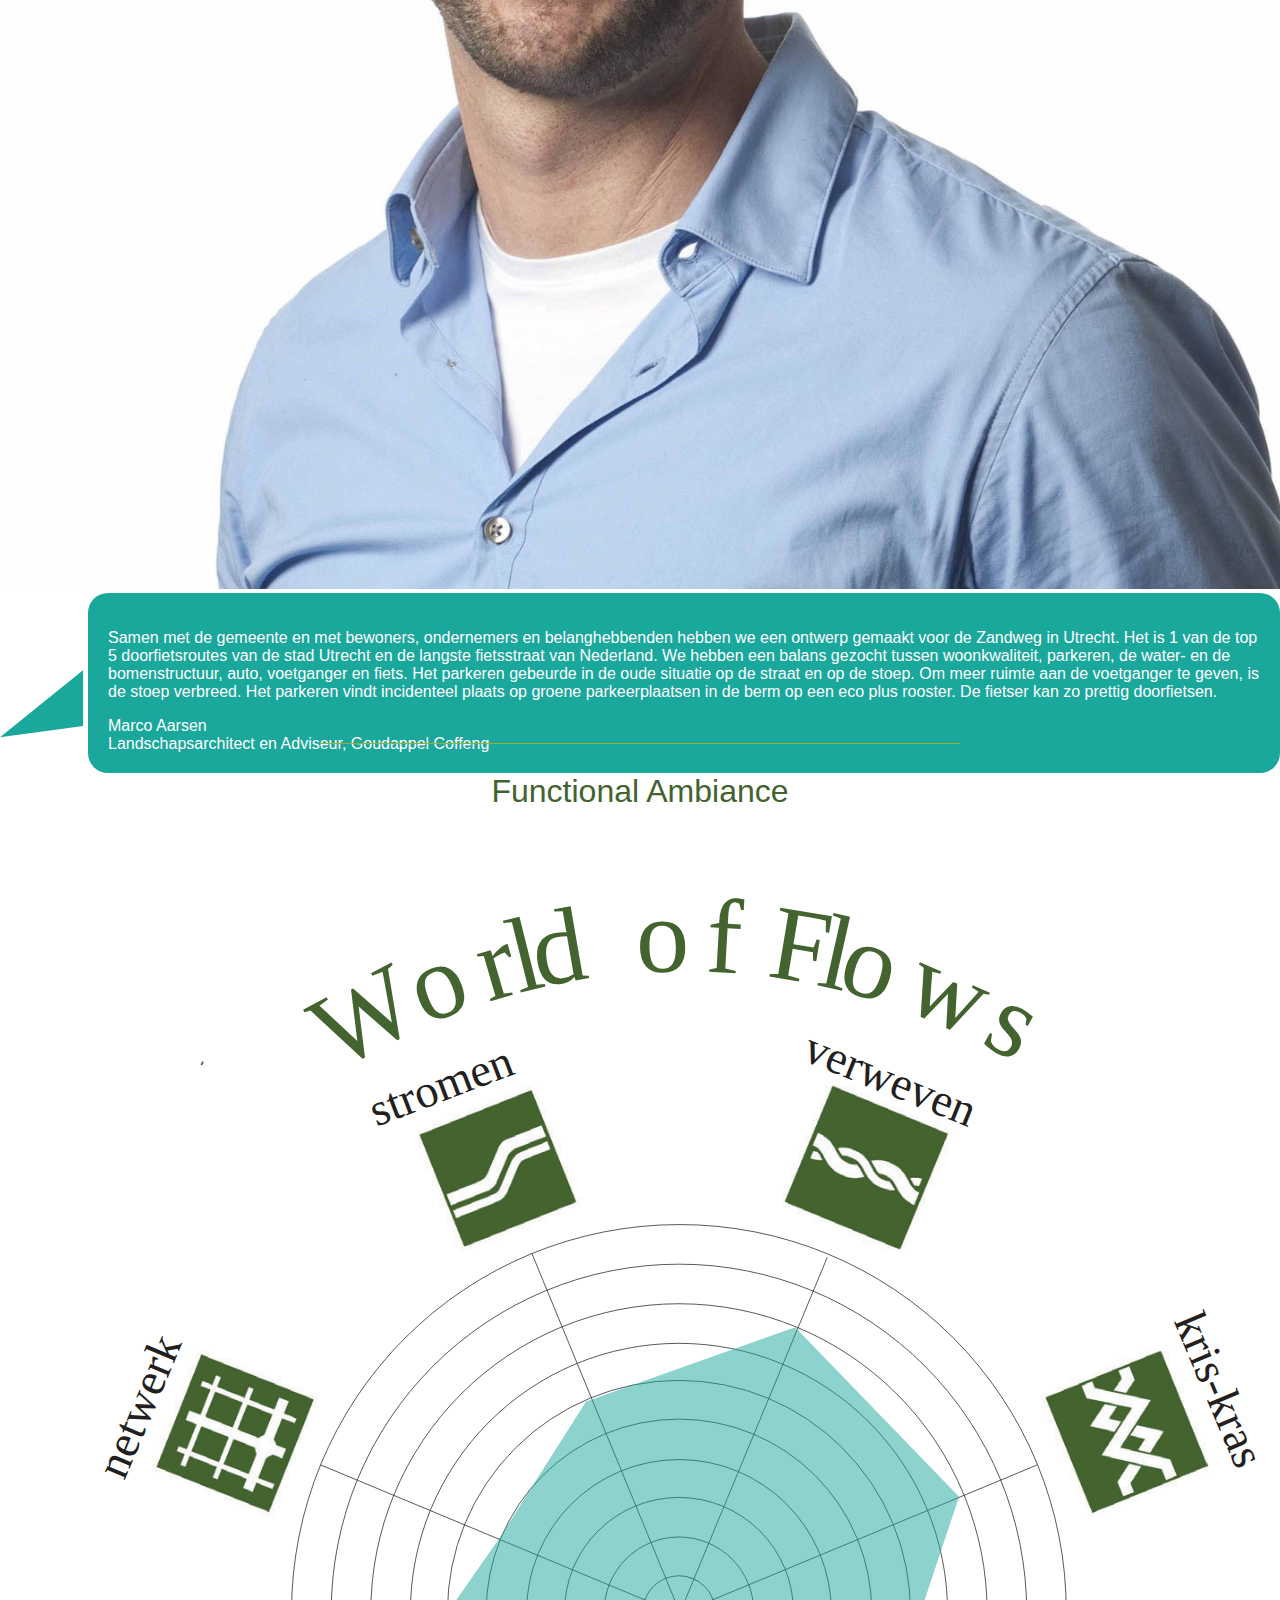
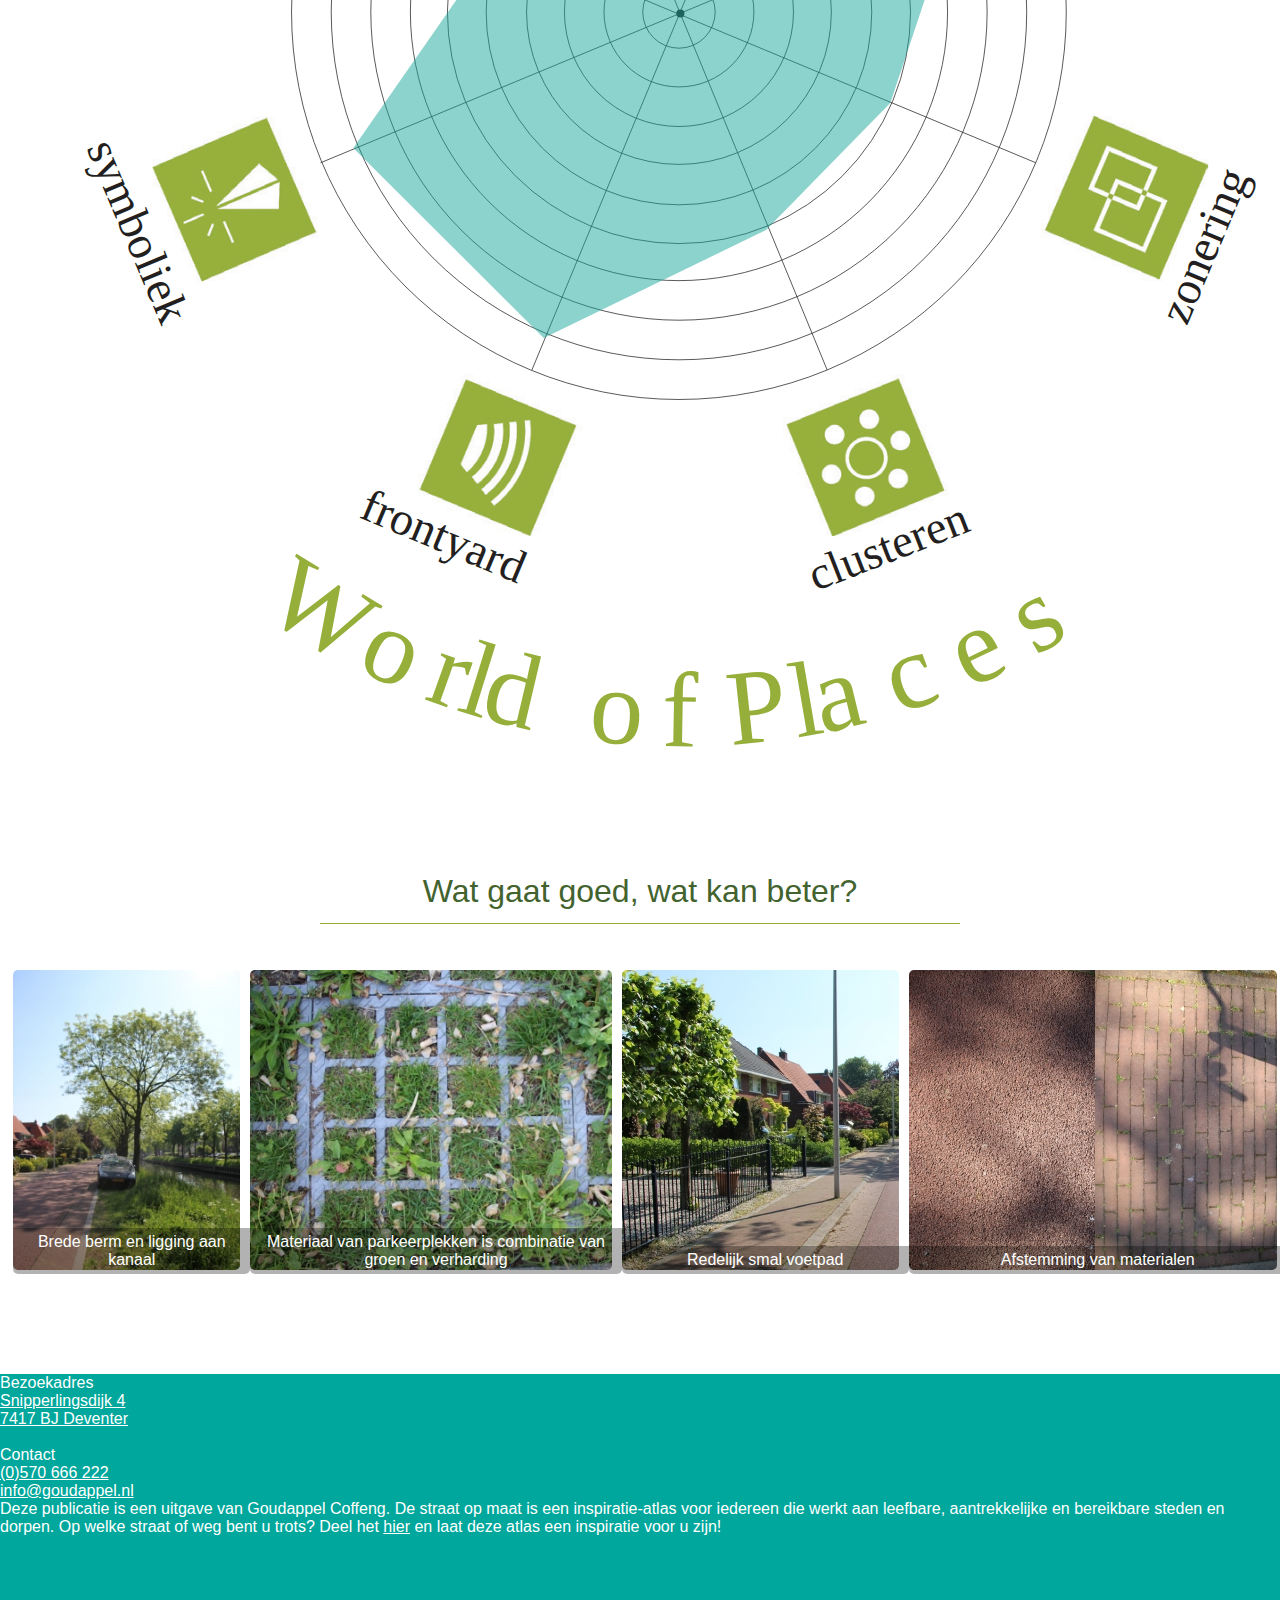
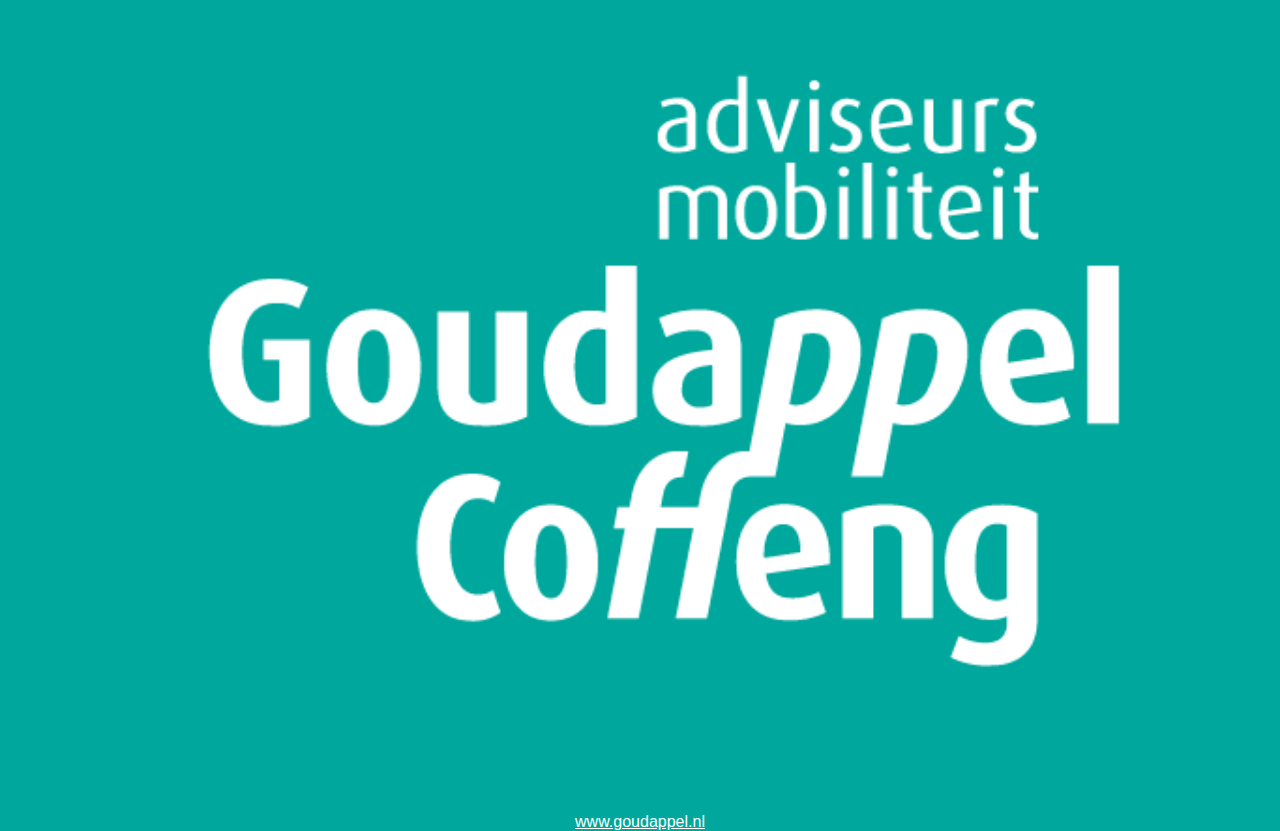
<file: Straat.html>
<!doctype html>
<html lang="en">

<head>

    <!-- Required meta tags foor bootstrap -->
    <meta charset="utf-8">
    <meta name="viewport"
        content="width=device-width, initial-scale=1, shrink-to-fit=no, maximum-scale=1, user-scalable=no">
    <meta name='viewport' content='' />

    <!-- Loading jQuery -->
    <script src="https://ajax.googleapis.com/ajax/libs/jquery/3.3.1/jquery.min.js"></script>

    <!-- Mapbox -->
    <script src='https://api.tiles.mapbox.com/mapbox-gl-js/v1.4.0/mapbox-gl.js'></script>
    <link href='https://api.tiles.mapbox.com/mapbox-gl-js/v1.4.0/mapbox-gl.css' rel='stylesheet' />


    <!-- load css -->
    <link rel="stylesheet" type="text/css" href="straat.css">

    <!-- load scc fot bootstrap -->
    <link rel="stylesheet" href="https://stackpath.bootstrapcdn.com/bootstrap/4.1.3/css/bootstrap.min.css"
        integrity="sha384-MCw98/SFnGE8fJT3GXwEOngsV7Zt27NXFoaoApmYm81iuXoPkFOJwJ8ERdknLPMO" crossorigin="anonymous">


    <!-- Slick -->
    <!-- <link rel="stylesheet" type="text/css" href="slick/slick.css" /> -->
    <!-- Add the new slick-theme.css if you want the default styling -->
    <!-- <link rel="stylesheet" type="text/css" href="slick/slick-theme.css" /> -->


</head>

<body>

    <div class="menu">
        <a href="index.html"><img class="logo-small" src="img/logo_small.svg" alt="De Straat Op Maat"></a>
        <button class="menu-btn">Contact</button>
        <button class="menu-btn">Methodiek</button>
        <button class="menu-btn" onclick="goToHomePage()">Home</button>
    </div>

    <!-- Body of the page -->
    <div class="container-fluid">
        <div class="row">
            <div class="col-12 header-under-menu">
            </div>
        </div>

        <div class="row">
            <!-- First segment -->
            <div class="col-12 header-img-container">
                <h1 class="StrTitle">Steenstraat, Arnhem</h1>
            </div>
        </div>

        <div class="row justify-content-center">
            <!-- <div class="col-9"> -->

            <!-- <div class="col-3"></div> -->
            <div class="col-4">
                <div class="int-container " id="">
                    <div class="back-btn " id=""></div>
                    <div class="data-container " id="">
                        <div class="data-title int" id="">Verkeersintensiteit</div>
                        <div class="data-bar " id="">
                            <div class="data-bar " id="int-progress" style="width: 0%;"></div>
                        </div>
                        <div class="data-nbr int" id="int-progress-nbr"></div>
                    </div>
                    <div class="next-btn " id=""></div>
                </div>
            </div>
            <div class="col-4">
                <div class="ruim-container " id="">
                    <div class="back-btn " id=""></div>
                    <div class="data-container " id="">
                        <div class="data-title ruim" id="">Ruimte</div>
                        <div class="data-bar " id="">
                            <div class="data-bar " id="ruim-progress" style="width: 0%;"></div>
                        </div>
                        <div class="data-nbr ruim" id="ruim-progress-nbr"></div>
                    </div>
                    <div class="next-btn " id=""></div>
                </div>
            </div>
        </div>
        <div class="row justify-content-center">
            <div class="col-6">
                <div class="ident-container" id="">
                    <div class="data-title ident" id="">Identiteit</div>
                    <div class="ident-svg"></div>
                </div>
            </div>
        </div>
        <div class="deviderLine"></div>
        <h1 class="sectionTitle">Locatie</h1>
        <div class="row" id="">
            <div class="col-6 map" id="map-city"></div>
            <div class="col-6 map" id="map-street"></div>
        </div>
        <div class="row justify-content-center" id="">
            <div class="col-6 crossSectionContianer" id="">

                <div class="deviderLine"></div>
                <h1 class="sectionTitle">profiel</h1>
            </div>
        </div>
        <div class="row justify-content-center" id="">
            <div class="col-8 judgement" id="">
                <div class="deviderLine"></div>

                <h1 class="sectionTitle">Expert judgement</h1>
                <div class="row justify-content-center" id="">
                    <div class="col-3" id="expertContainer">
                    </div>
                    <div class="col-8" id="">
                        <svg class="textBublePointer" xmlns="http://www.w3.org/2000/svg" width="274.186"
                            height="221.458" viewBox="0 0 274.186 221.458">
                            <path id="Path_1856" data-name="Path 1856" d="M322.745-146.144,48.56,75.314V-109.234Z"
                                transform="translate(322.745 75.314) rotate(180)" fill="#1aa79c" />
                        </svg>
                        <div class="textBuble"></div>
                    </div>
                </div>
            </div>
        </div>
        <div class="row justify-content-center" id="">
            <div class="col-4 functionalAmbianceContainer" id="">
                <div class="deviderLine"></div>
                <h1 class="sectionTitle">Functional Ambiance</h1>
            </div>
        </div>
        <div class="row justify-content-center" id="">
            <div class="col-12 photoSectionContainer" id="">
                <div class="deviderLine"></div>
                <h1 class="sectionTitle">Wat gaat goed, wat kan beter?</h1>
                <div class="photosContainer">
                </div>
            </div>
        </div>
        <!-- <div class="row justify-content-center" id="">
            <div class="col-12 photoSectionContainer" id="">
                <div class="deviderLine"></div>
                <h1 class="sectionTitle">Meer weten? Neem contact op!</h1>
                <div class="row justify-content-center" id="">

                    <div class="col-6 test">

                    </div>

                </div>
            </div>
        </div> -->


        <!-- <div class="row">
        <div class="col-12" style="padding: 10px 0;">
            <div class="carousel"></div>
        </div>
    </div> -->
        <!-- <div class="row">
        <div class="col-12">
            <button type="button" class="NavBtnHome">Home</button>
        </div>
    </div> -->
    </div>
<div style="height: 100px;"></div>



    <!-- Footer -->
    <footer class="py-5 px-5 footer">
        <div class="row justify-content-md-center">

            <!-- Footer Collum 1 -->
            <div class="col-md-2 m-2">
                <b>Bezoekadres</b><br>
                <a class="FooterLink" href="https://goo.gl/maps/cNQf6ZP9US52">
                    Snipperlingsdijk 4 <br>
                    7417 BJ Deventer <br><br>
                </a>

                <b>Contact</b><br>
                <a class="FooterLink" href="tel:(0)570 666 222">
                    (0)570 666 222
                </a><br>
                <a href="mailto:info@goudappel.nl">
                    info@goudappel.nl
                </a> <br>
            </div>


            <!-- Footer Collum 2 -->
            <div class="col-md-3 m-2">
                Deze publicatie is een uitgave van Goudappel Coffeng.
                De straat op maat is een inspiratie-atlas voor iedereen die werkt aan leefbare, aantrekkelijke en
                bereikbare steden
                en dorpen.
                Op welke straat of weg bent u trots?
                Deel het <a href="mailto:info@goudappel.nl">hier</a> en laat deze atlas een inspiratie voor u zijn!
            </div>

            <!-- Footer Collum 3 -->
            <div class="col-md-2 m-2" style="text-align: center;">
                <a href="https://www.goudappel.nl/">
                    <img class="FooterLogo" src="img/GCLogo.png">
                </a>
                <a href="https://www.goudappel.nl/">www.goudappel.nl</a>
            </div>

        </div>
    </footer>





    <!-- run java script -->
    <script type="text/javascript" src="straat.js"></script>

    <!-- required for Bootsrap -->
    <!-- jQuery first, then Popper.js, then Bootstrap JS -->
    <script src="https://code.jquery.com/jquery-3.3.1.min.js" crossorigin="anonymous"></script>
    <script src="https://cdnjs.cloudflare.com/ajax/libs/popper.js/1.14.3/umd/popper.min.js"
        integrity="sha384-ZMP7rVo3mIykV+2+9J3UJ46jBk0WLaUAdn689aCwoqbBJiSnjAK/l8WvCWPIPm49"
        crossorigin="anonymous"></script>
    <script src="https://stackpath.bootstrapcdn.com/bootstrap/4.1.3/js/bootstrap.min.js"
        integrity="sha384-ChfqqxuZUCnJSK3+MXmPNIyE6ZbWh2IMqE241rYiqJxyMiZ6OW/JmZQ5stwEULTy"
        crossorigin="anonymous"></script>

    <!-- jQuery Migrate
    <script type="text/javascript" src="jquery-migrate-3.0.1.js"></script> -->

    <!-- Slick -->
    <script type="text/javascript" src="slick/slick.min.js"></script>

</body>

</html>
</file>
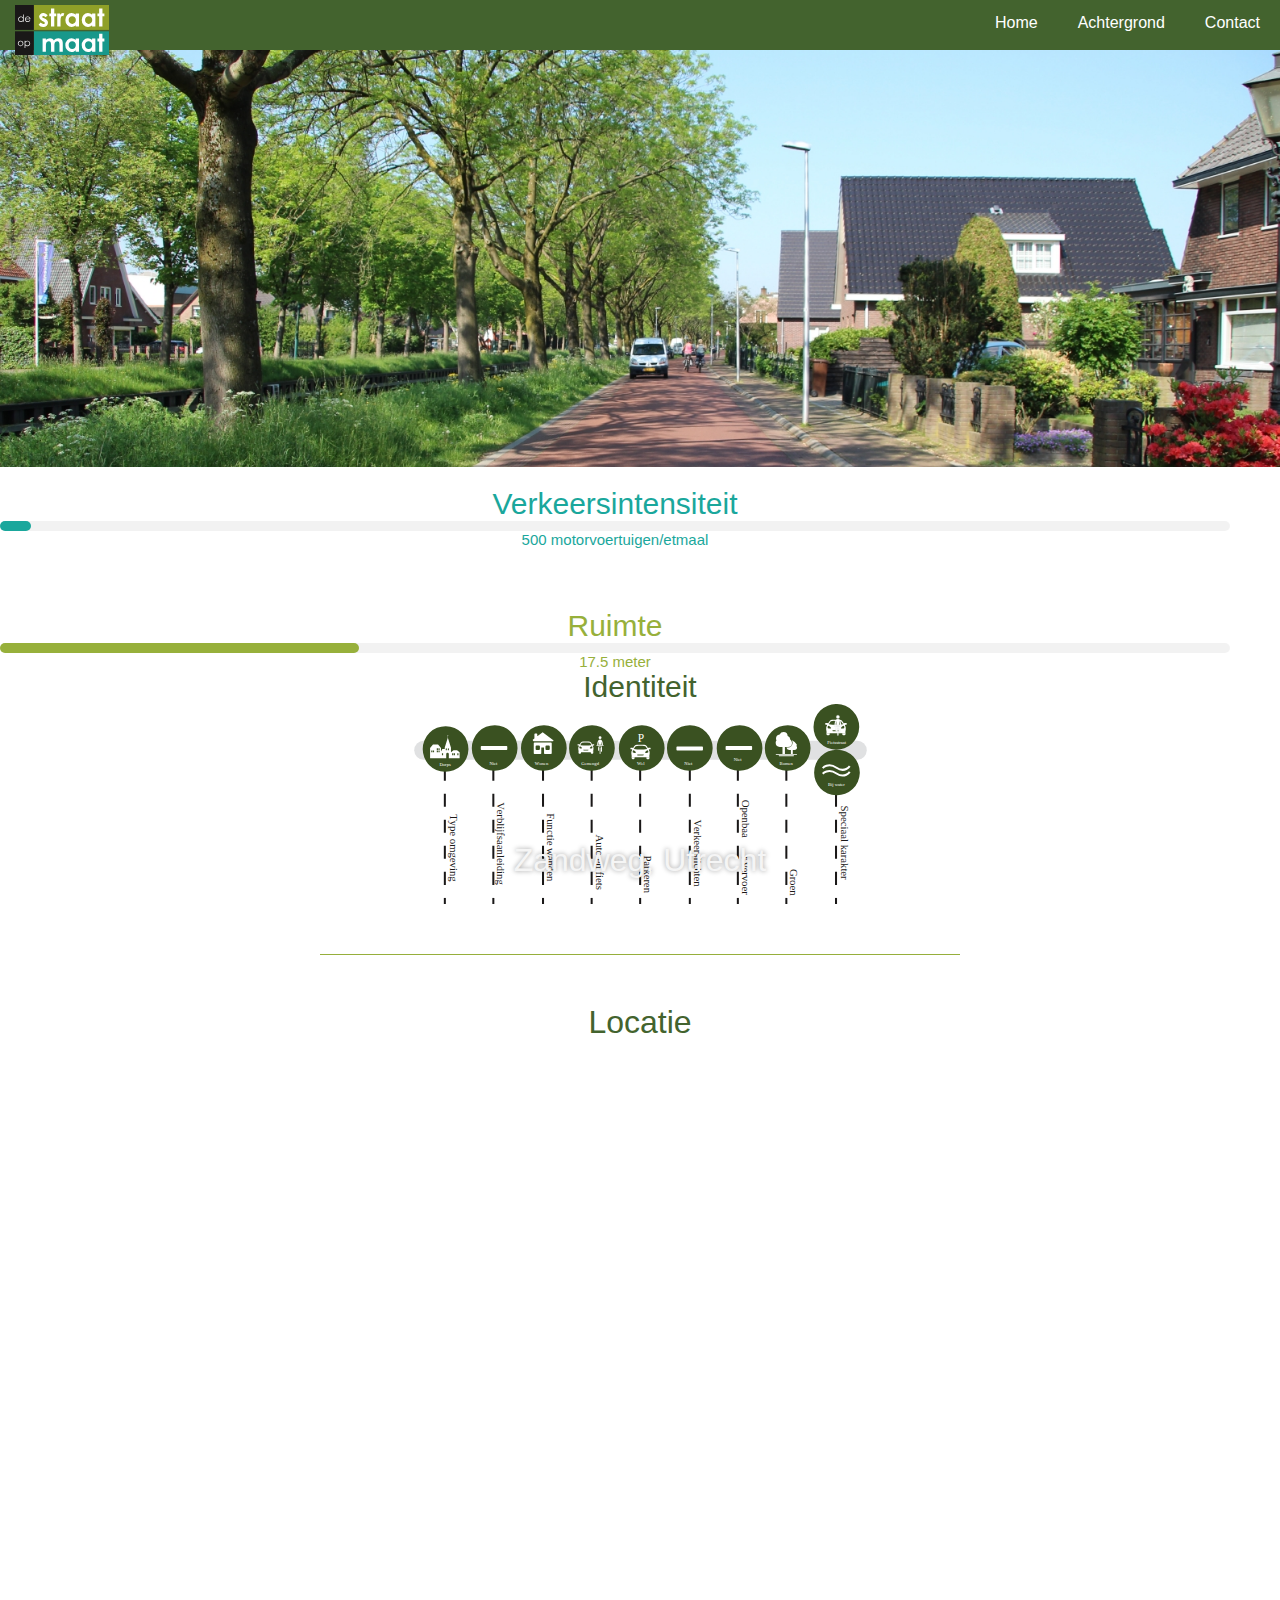
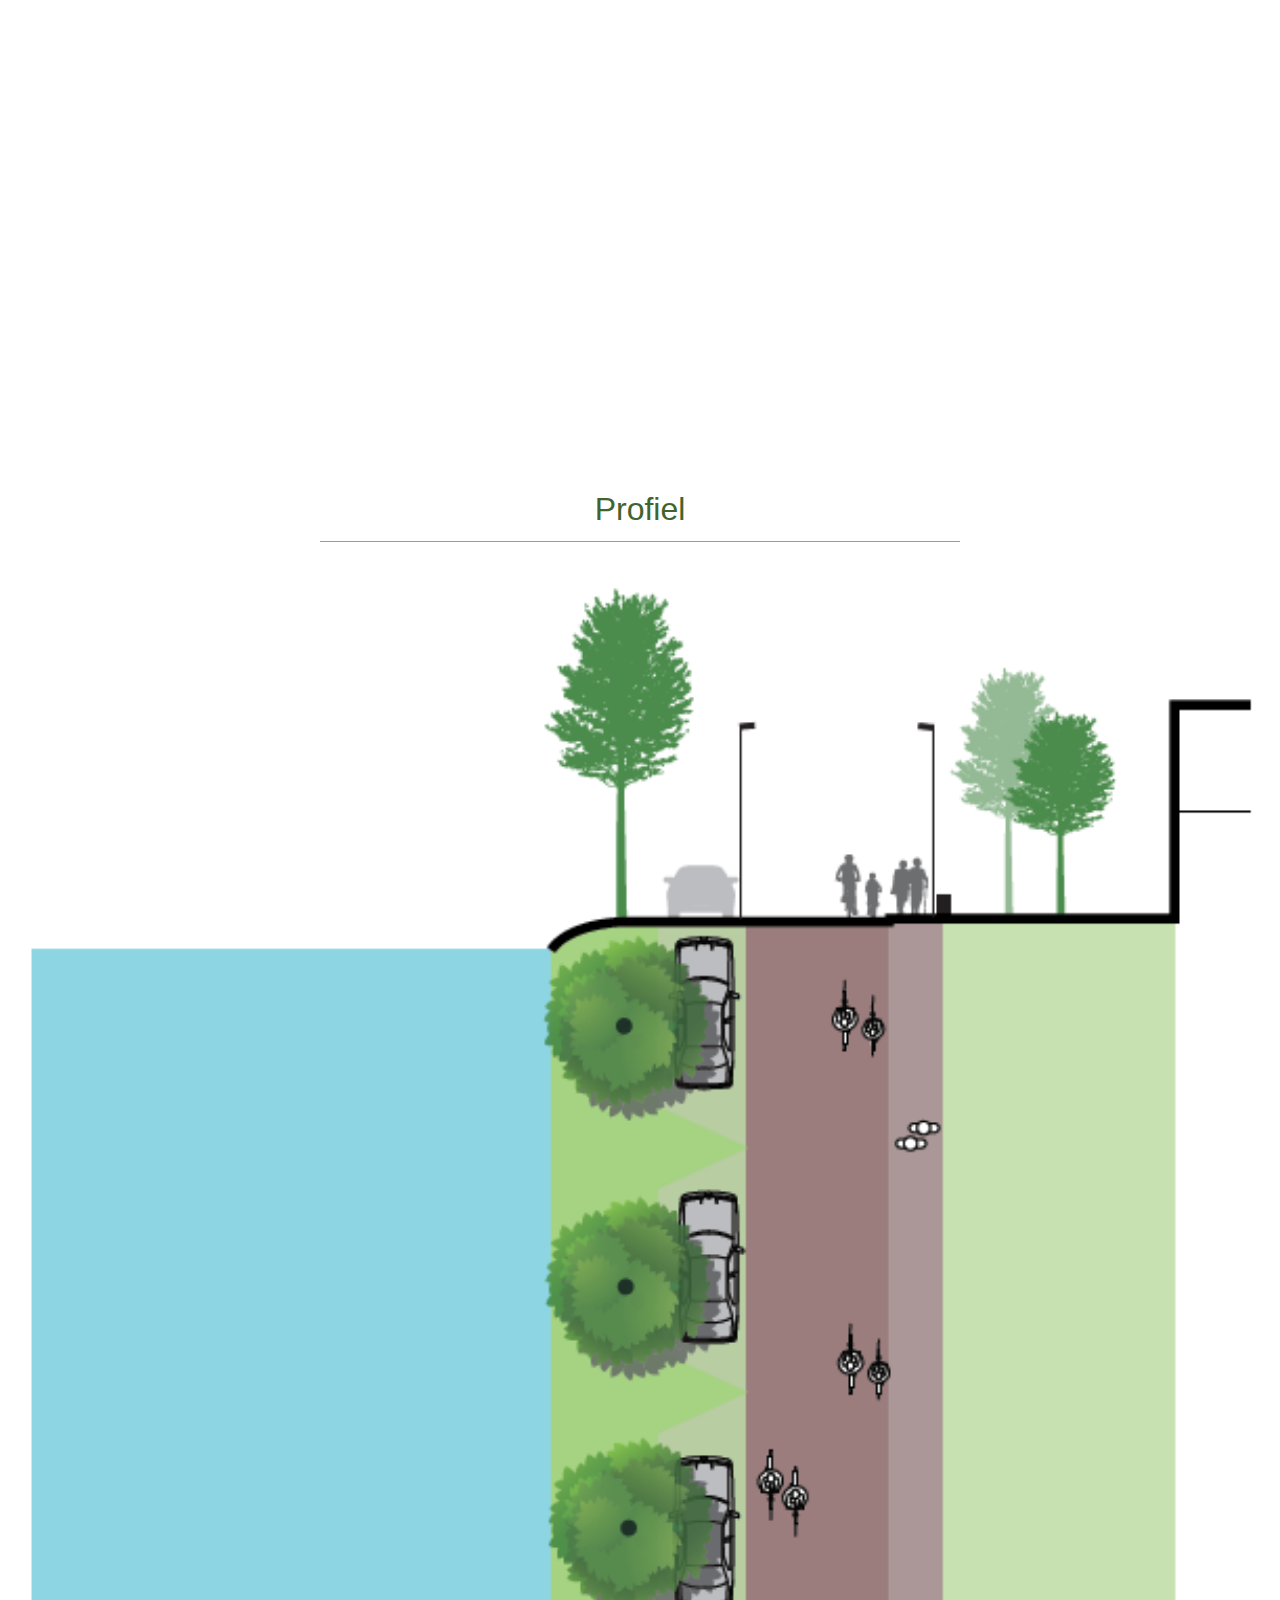
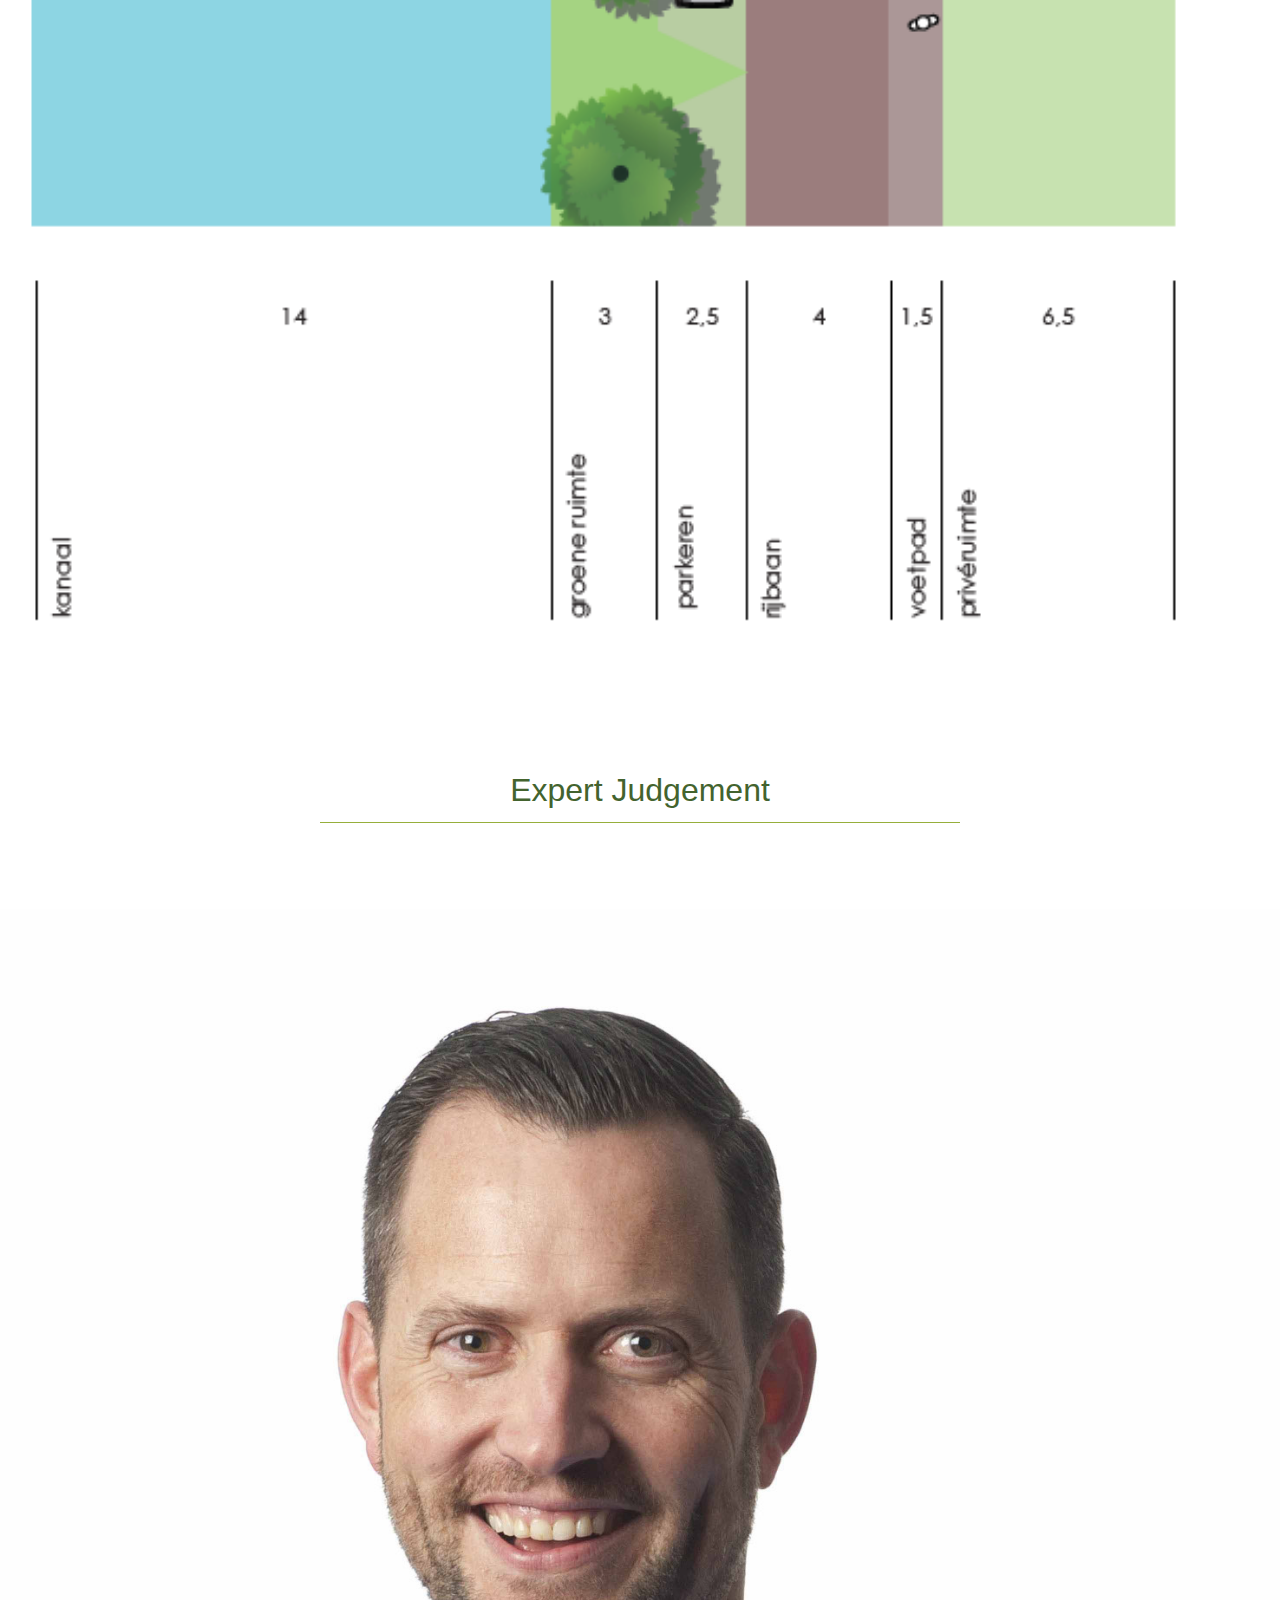
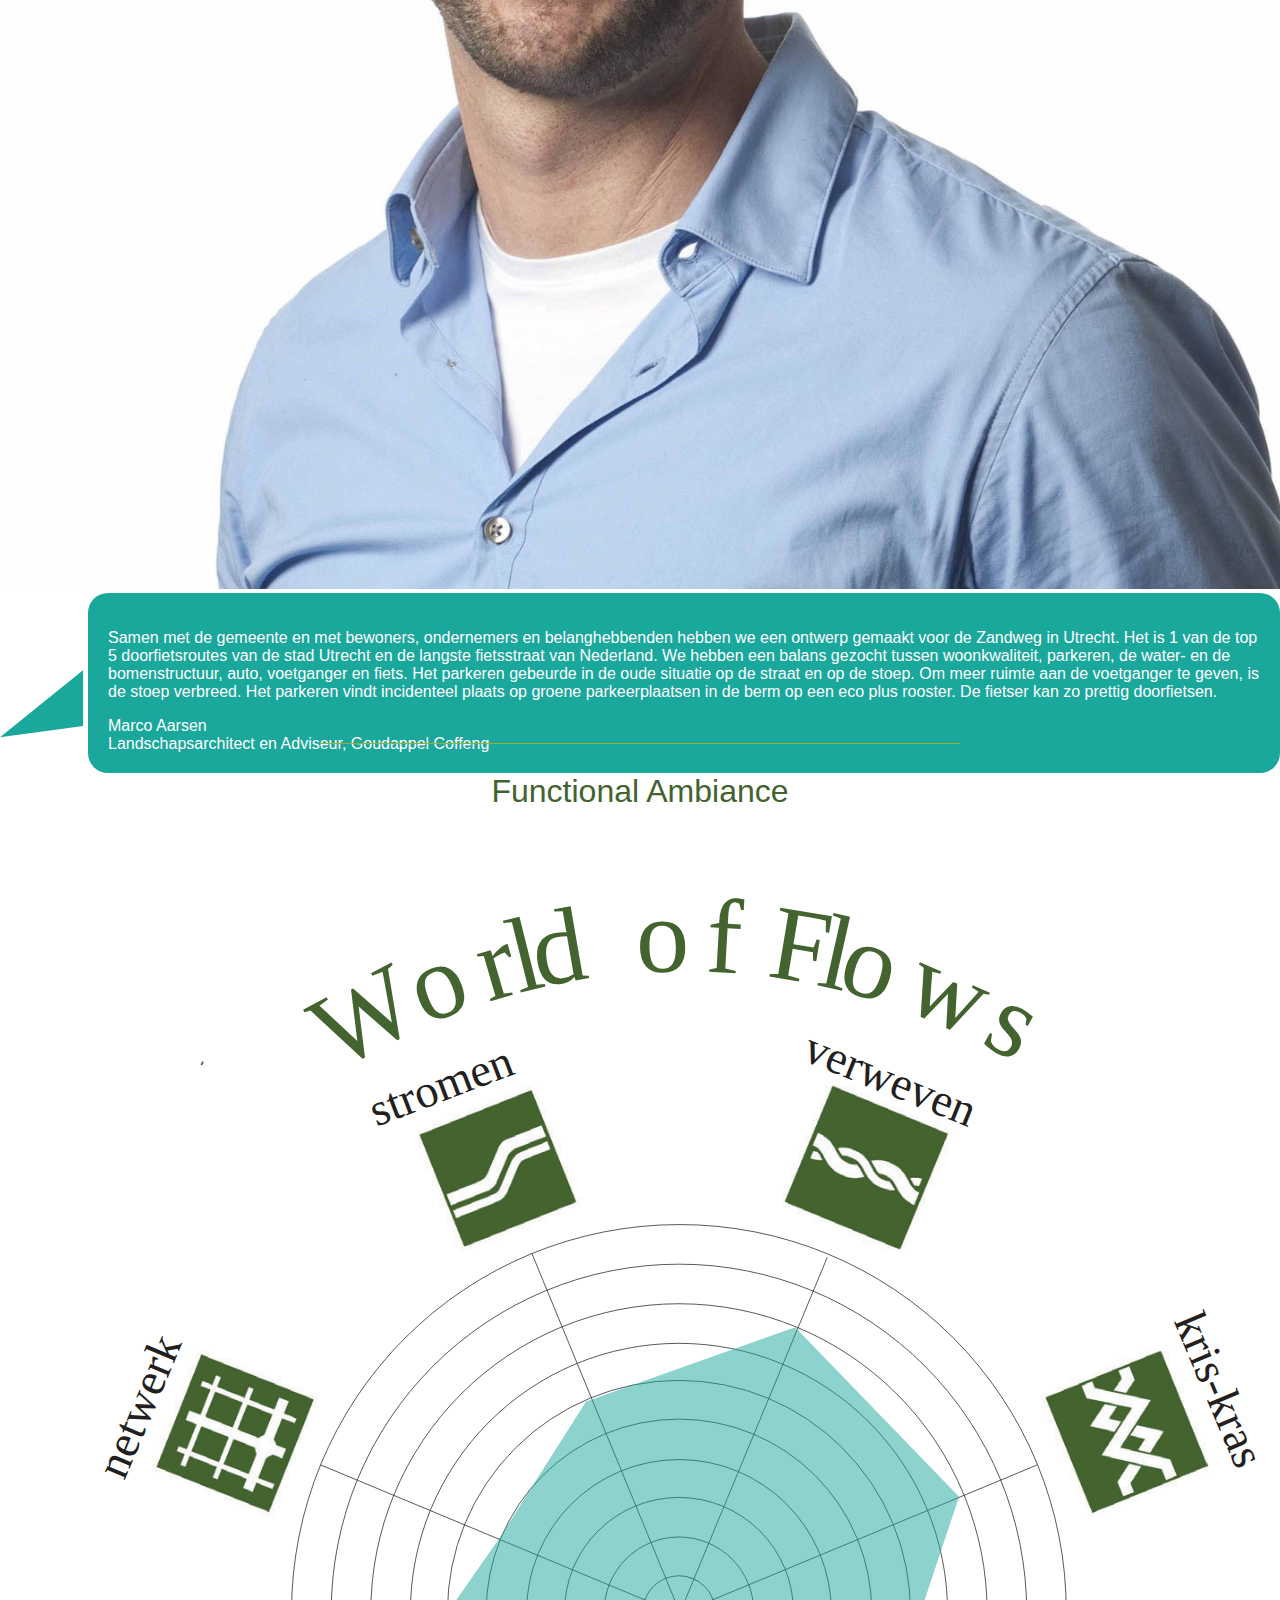
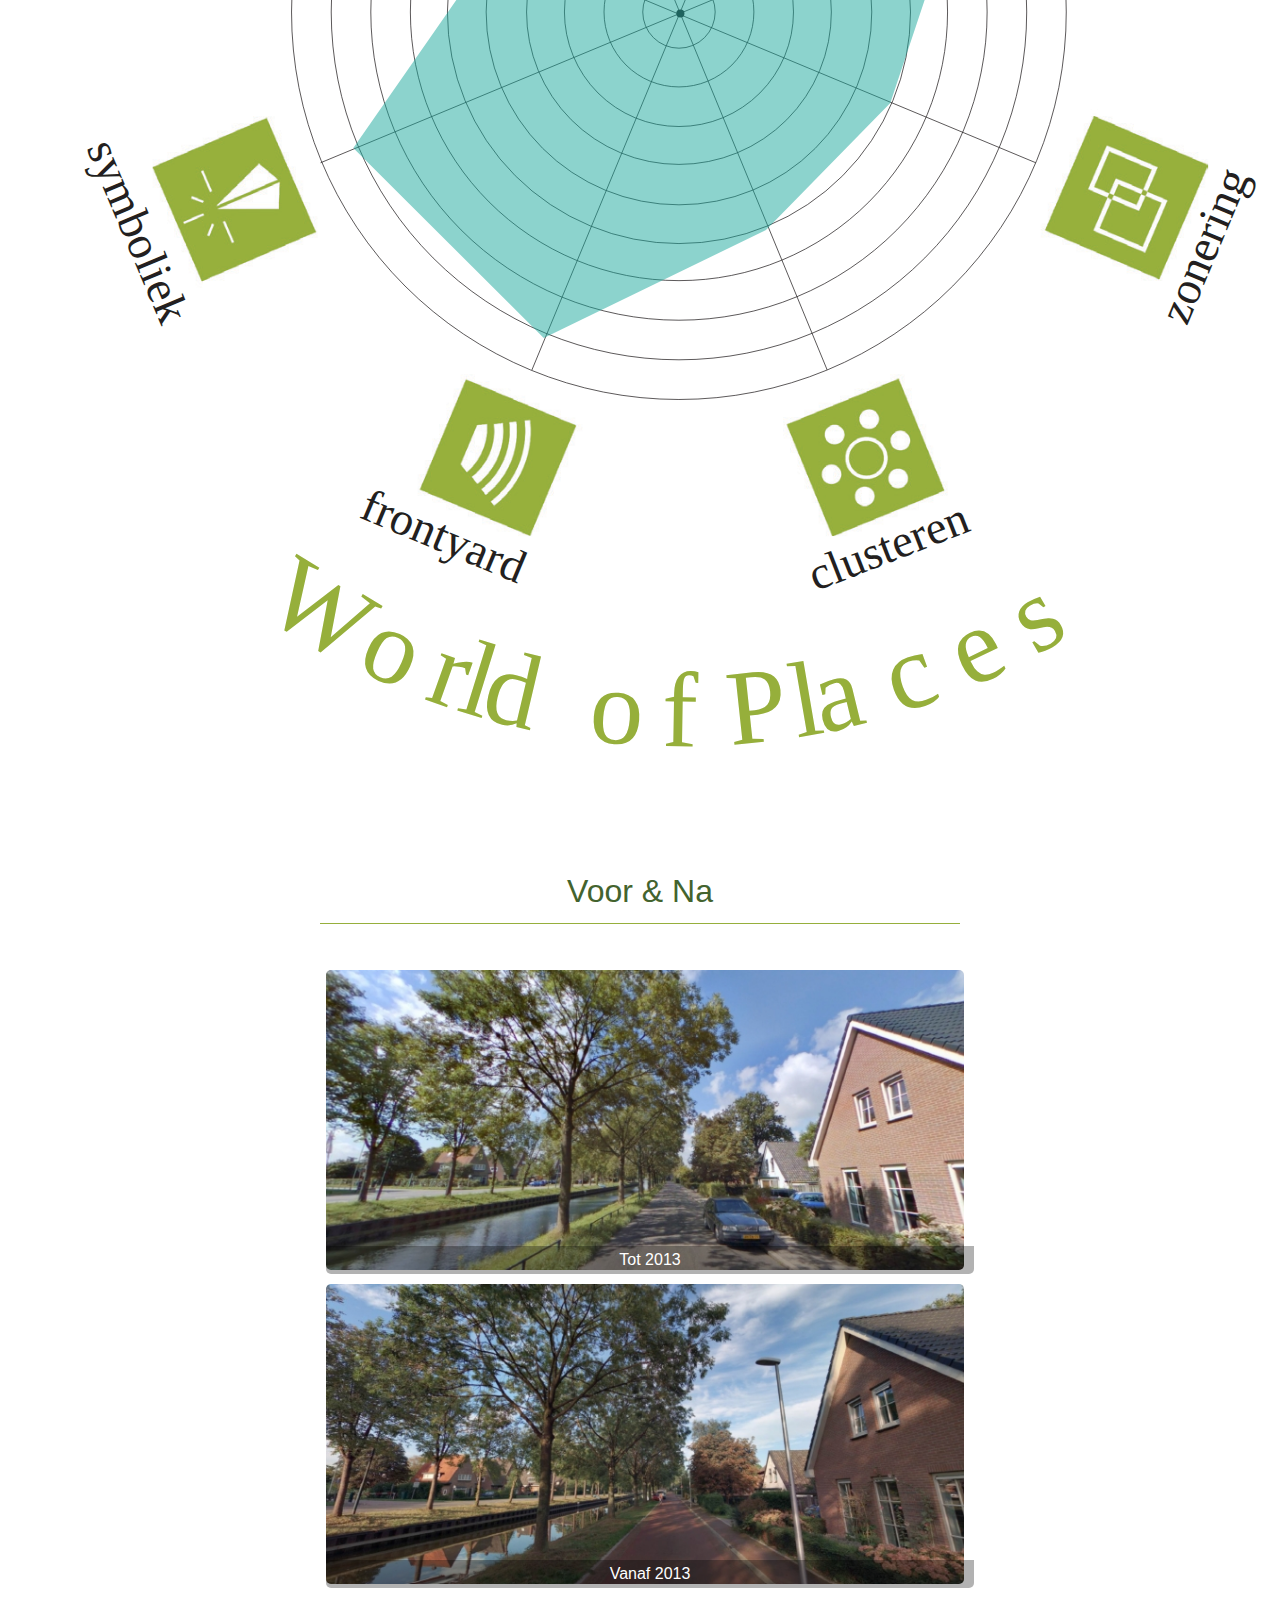
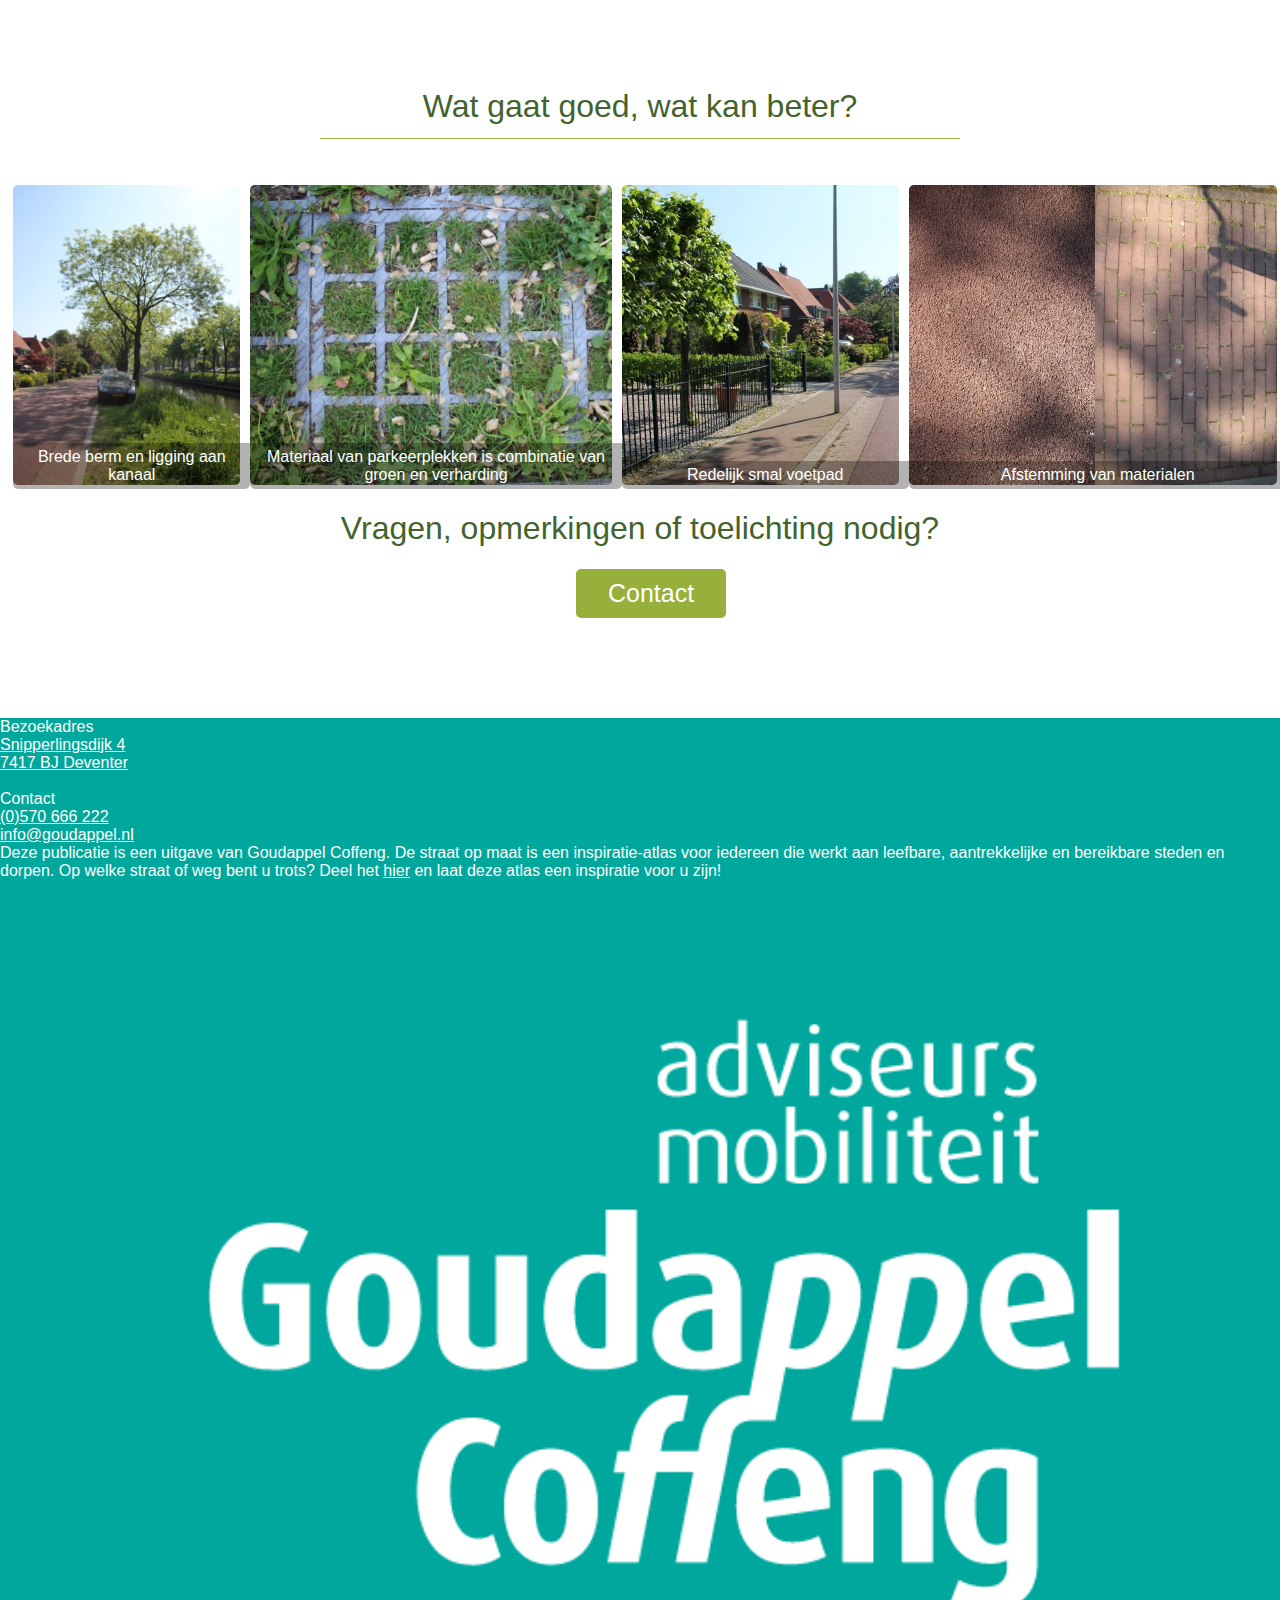
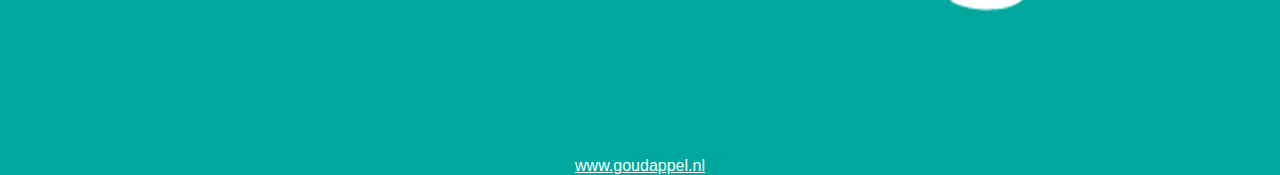
<file: straat.html>
<!doctype html>
<html lang="en">

<head>

    <!-- Required meta tags foor bootstrap -->
    <meta charset="utf-8">
    <meta name="viewport"
        content="width=device-width, initial-scale=1, shrink-to-fit=no, maximum-scale=1, user-scalable=no">
    <!-- <meta name='viewport' content='' /> -->

    <!-- Loading jQuery -->
    <script src="https://ajax.googleapis.com/ajax/libs/jquery/3.3.1/jquery.min.js"></script>

    <!-- Mapbox -->
    <script src='https://api.tiles.mapbox.com/mapbox-gl-js/v1.4.0/mapbox-gl.js'></script>
    <link href='https://api.tiles.mapbox.com/mapbox-gl-js/v1.4.0/mapbox-gl.css' rel='stylesheet' />


    <!-- load css -->
    <link rel="stylesheet" type="text/css" href="straat.css">

    <!-- load scc fot bootstrap -->
    <link rel="stylesheet" href="https://stackpath.bootstrapcdn.com/bootstrap/4.1.3/css/bootstrap.min.css"
        integrity="sha384-MCw98/SFnGE8fJT3GXwEOngsV7Zt27NXFoaoApmYm81iuXoPkFOJwJ8ERdknLPMO" crossorigin="anonymous">


    <!-- Slick -->
    <!-- <link rel="stylesheet" type="text/css" href="slick/slick.css" /> -->
    <!-- Add the new slick-theme.css if you want the default styling -->
    <!-- <link rel="stylesheet" type="text/css" href="slick/slick-theme.css" /> -->


</head>

<body>

    <div class="menu">
        <a href="index.html"><img class="logo-small" src="img/logo_small.svg" alt="De Straat Op Maat"></a>
        <button class="menu-btn" onclick="goTo('contact')">Contact</button>
        <button class="menu-btn" onclick="goTo('achtergrond')">Achtergrond</button>
        <button class="menu-btn" onclick="goTo('home')">Home</button>
    </div>

    <!-- Body of the page -->
    <div class="container-fluid">
        <div class="row">
            <div class="col-12 header-under-menu">
            </div>
        </div>

        <div class="row">
            <!-- First segment -->
            <div class="col-12 header-img-container">
                <h1 class="StrTitle">Steenstraat, Arnhem</h1>
            </div>
        </div>

        <div class="row justify-content-center">
            <!-- <div class="col-9"> -->

            <!-- <div class="col-3"></div> -->
            <div class="col-4">
                <div class="int-container " id="">
                    <div class="back-btn " id=""></div>
                    <div class="data-container " id="">
                        <div class="data-title int" id="">Verkeersintensiteit</div>
                        <div class="data-bar " id="">
                            <div class="data-bar " id="int-progress" style="width: 0%;"></div>
                        </div>
                        <div class="data-nbr int" id="int-progress-nbr"></div>
                    </div>
                    <div class="next-btn " id=""></div>
                </div>
            </div>
            <div class="col-4">
                <div class="ruim-container " id="">
                    <div class="back-btn " id=""></div>
                    <div class="data-container " id="">
                        <div class="data-title ruim" id="">Ruimte</div>
                        <div class="data-bar " id="">
                            <div class="data-bar " id="ruim-progress" style="width: 0%;"></div>
                        </div>
                        <div class="data-nbr ruim" id="ruim-progress-nbr"></div>
                    </div>
                    <div class="next-btn " id=""></div>
                </div>
            </div>
        </div>
        <div class="row justify-content-center">
            <div class="col-6">
                <div class="ident-container" id="">
                    <div class="data-title ident" id="">Identiteit</div>
                    <div class="ident-svg"></div>
                </div>
            </div>
        </div>
        <div class="deviderLine"></div>
        <h1 class="sectionTitle">Locatie</h1>
        <div class="row" id="">
            <div class="col-6 map" id="map-city"></div>
            <div class="col-6 map" id="map-street"></div>
        </div>
        <div class="row justify-content-center" id="">
            <div class="col-6 crossSectionContianer" id="">

                <div class="deviderLine"></div>
                <h1 class="sectionTitle">Profiel</h1>
            </div>
        </div>
        <div class="row justify-content-center" id="">
            <div class="col-8 judgement" id="">
                <div class="deviderLine"></div>

                <h1 class="sectionTitle">Expert Judgement</h1>
                <div class="row justify-content-center" id="">
                    <div class="col-3" id="expertContainer">
                    </div>
                    <div class="col-8" id="">
                        <svg class="textBublePointer" xmlns="http://www.w3.org/2000/svg" width="274.186"
                            height="221.458" viewBox="0 0 274.186 221.458">
                            <path id="Path_1856" data-name="Path 1856" d="M322.745-146.144,48.56,75.314V-109.234Z"
                                transform="translate(322.745 75.314) rotate(180)" fill="#1aa79c" />
                        </svg>
                        <div class="textBuble"></div>
                    </div>
                </div>
            </div>
        </div>
        <div class="row justify-content-center" id="">
            <div class="col-4 functionalAmbianceContainer" id="">
                <div class="deviderLine"></div>
                <h1 class="sectionTitle">Functional Ambiance</h1>
            </div>
        </div>
        <div class="row justify-content-center" id="BnA" style="display: none">
            <div class="col-8 beforAndAfterContainer" id="">
                <div class="deviderLine"></div>
                <h1 class="sectionTitle">Voor & Na</h1>
                <div class="beforAndAfterPhotos">
                    </div>
            </div>
        </div>
        <div class="row justify-content-center" id="">
            <div class="col-12 photoSectionContainer" id="">
                <div class="deviderLine"></div>
                <h1 class="sectionTitle">Wat gaat goed, wat kan beter?</h1>
                <div class="photosContainer">
                </div>
            </div>
        </div>
        <div class="col-md-8 m-5 col-12" style="">
				<h1>Vragen, opmerkingen of toelichting nodig?</h1>
				<!-- <p>
					Neem dan 
				</p> -->
				<button class="callToAction" onclick="goTo('contact')">Contact</button>
			</div>
        <!-- <div class="row justify-content-center" id="">
            <div class="col-12 photoSectionContainer" id="">
                <div class="deviderLine"></div>
                <h1 class="sectionTitle">Meer weten? Neem contact op!</h1>
                <div class="row justify-content-center" id="">

                    <div class="col-6 test">

                    </div>

                </div>
            </div>
        </div> -->


        <!-- <div class="row">
        <div class="col-12" style="padding: 10px 0;">
            <div class="carousel"></div>
        </div>
    </div> -->
        <!-- <div class="row">
        <div class="col-12">
            <button type="button" class="NavBtnHome">Home</button>
        </div>
    </div> -->
    </div>
    <div style="height: 100px;"></div>



    <!-- Footer -->
    <footer class="py-5 px-5 footer">
        <div class="row justify-content-md-center">

            <!-- Footer Collum 1 -->
            <div class="col-md-2 m-2">
                <b>Bezoekadres</b><br>
                <a class="FooterLink" href="https://goo.gl/maps/cNQf6ZP9US52">
                    Snipperlingsdijk 4 <br>
                    7417 BJ Deventer <br><br>
                </a>

                <b>Contact</b><br>
                <a class="FooterLink" href="tel:(0)570 666 222">
                    (0)570 666 222
                </a><br>
                <a href="mailto:info@goudappel.nl">
                    info@goudappel.nl
                </a> <br>
            </div>


            <!-- Footer Collum 2 -->
            <div class="col-md-3 m-2">
                Deze publicatie is een uitgave van Goudappel Coffeng.
                De straat op maat is een inspiratie-atlas voor iedereen die werkt aan leefbare, aantrekkelijke en
                bereikbare steden
                en dorpen.
                Op welke straat of weg bent u trots?
                Deel het <a href="mailto:info@goudappel.nl">hier</a> en laat deze atlas een inspiratie voor u zijn!
            </div>

            <!-- Footer Collum 3 -->
            <div class="col-md-2 m-2" style="text-align: center;">
                <a href="https://www.goudappel.nl/">
                    <img class="FooterLogo" src="img/GCLogo.png">
                </a>
                <a href="https://www.goudappel.nl/">www.goudappel.nl</a>
            </div>

        </div>
    </footer>





    <!-- run java script -->
    <script type="text/javascript" src="straat.js"></script>
	<script type="text/javascript" src="all_pages.js"></script>

    <!-- required for Bootsrap -->
    <!-- jQuery first, then Popper.js, then Bootstrap JS -->
    <script src="https://code.jquery.com/jquery-3.3.1.min.js" crossorigin="anonymous"></script>
    <script src="https://cdnjs.cloudflare.com/ajax/libs/popper.js/1.14.3/umd/popper.min.js"
        integrity="sha384-ZMP7rVo3mIykV+2+9J3UJ46jBk0WLaUAdn689aCwoqbBJiSnjAK/l8WvCWPIPm49"
        crossorigin="anonymous"></script>
    <script src="https://stackpath.bootstrapcdn.com/bootstrap/4.1.3/js/bootstrap.min.js"
        integrity="sha384-ChfqqxuZUCnJSK3+MXmPNIyE6ZbWh2IMqE241rYiqJxyMiZ6OW/JmZQ5stwEULTy"
        crossorigin="anonymous"></script>

    <!-- jQuery Migrate
    <script type="text/javascript" src="jquery-migrate-3.0.1.js"></script> -->

    <!-- Slick -->
    <script type="text/javascript" src="slick/slick.min.js"></script>

</body>

</html>
</file>
<file: style.css>
/*CSS voor De Grote Straatatlas*/



/* Intensiteit Kleur: dark turkwase: #00A79C */
/* RuimteeKleur: Light green: #97AF3B */
/* IdentiteitKleur: dark greem: #43642F */

* {
	
	font-family: century-gothic, sans-serif;
	font-style: normal;
	font-weight: 400;
	/* font: 15px/22px 'Source Sans Pro', 'Helvetica Neue', Sans-serif; */
}

body {
	margin: 0;
}

.logo-lightgreen {
	background-color: #97AF3B;
	height: calc(50vh - 25px);
}

.logo-white {
	background-color: white;
	height: 50px;
	overflow: visible;
}

.LogoContainer {
	position: absolute;
	width: 500px;
	max-width: calc(90vw - 150px);
	height: 500px;
	max-height: calc(90vw - 150px);
	background-color: white;
	transform: translate(calc(50vw - 250px), calc(-50% + 25px));
	margin: auto;
	/* border: solid 2px red; */
}

.LogoContainerCompliment1{
	position: absolute;
	width: 650px;
	max-width: 90vw;
	height: 0;
	/* border: solid 2px red; */
	transform: translate(calc(50vw - 325px), -100%);
	border-bottom: 75px solid white;
	border-left: 75px solid transparent;
	border-right: 75px solid transparent;
}


.LogoContainerCompliment2{
	position: absolute;
	width: 650px;
	max-width: 90vw;

	height: 0;
	/* border: solid 2px red; */
	transform: translate(calc(50vw - 325px),66%);
	border-top: 75px solid white;
	border-left: 75px solid transparent;
	border-right: 75px solid transparent;
}

.LogoImg {
	position: absolute;
	width: 400px;
	max-width: calc(90vw - 150px - 80px);
	margin-left: 10%;
	margin-top: 5%;
}

.LogoImgSuplementStreet {
	position: absolute;
	width: 450px;
	bottom: -4px;
	margin-left: 25px;
}

.logo-darkgreen{
	background-color: #43642F;
	height: calc(50vh - 25px);
	z-index: -1;
}

.GoDown {
	position: absolute;
	border: solid 50px transparent;
	border-bottom: solid 50px white;
	width: 10px;
	height: 10px;
	bottom: 0px;
	transform: translate(calc(50vw - 50px),0);
	/* border-radius: 100px; */
	opacity: 1;
	display: none; 

}

.SectionTitle {
	font-size: 40px;
	text-align: center;
	padding-bottom: 30px;
	margin: 0;
	padding-top: 75px;
	/* color: darkgray; */
}

.MatrixContainer {
	/* border: solid 1px black; */
	padding: 10px;
	padding-bottom: 65px;
	/* overflow: hidden; */
}

.Matrix {
	padding: 10px;
	border-left: solid 5px #00A79C;
	border-bottom: solid 5px #97AF3B;
	margin: auto;
}

.MatrixTextLeft {
	position: absolute;
	/* transform: rotate(-90deg) translate(0, 0); */
	font-size: 35px;
	font-weight: bold;
	color: #00A79C;
	display: none;
	/* background-color: aqua;
	width: 100%; */
}

.MatrixTextBottom {
	position: absolute;
	/* transform: translate(calc(50vw - 50%), 74vh); */
	font-size: 35px;
	font-weight: bold;
	color: #97AF3B;
	display: none;
	/* background-color: green;
	width: 100%; */

}

.StrInMatrix {
	/* padding-left: 10px; */
	/* border-left: solid 1px gray; */
	position: absolute;
	width: 16px;
	height: 16px;
	border-radius: 8px;
	background-color: white;
	border: solid #43642F 2px;
}

.test {
	border: solid red 1px;
	padding: 5px;
}

.BarsContainer {
	padding: 10px;
	margin: auto;
	width: 80vw;
	max-width: 691px;
	text-align: center;
}

.StrBox {
	display: inline-block;
	text-align: left;
	padding: 5px;
	margin: auto;
	width: 300px;
	background-color: white;
}

#MatrixItemHovering {
	text-align: left;
	width: 310px;
	position: absolute;
	border: solid black 1px; 
	border-radius: 8px; 
	background-color: white;
}


.MaxBar {
	width: 255px;
	height: 8px;
	border-radius: 4px;
	/* border: solid 1px black; */
	background-color: lightgrey;
	z-index: -1;
	margin-bottom: 4px;
	display: inline-block;
}

.Progress {
	width: 8px;
	height: 8px;
	border-radius: 4px;
	z-index: 10000;
}

.Ruimte {
	background-color: #97AF3B;

}

.Intensiteit {
	background-color: #00A79C;
}

.DetailText {
	font-size: 11px;
	/* margin-top: -16px; */
	margin-bottom: 3px;
}

.StrNameText {
	font-size: 18px;
	margin-bottom: 0;
}


.footer {
	background-color:#00A79C;
	color: white;
}

.footer a {
	color: white;
}

.FooterLogo {
	width: 100%;
}

.btn-int {
    background-color: transparent;
    color: #00A79C;
	border: 1px solid #00A79C; /* Green */
	border-radius: 10px;
	height: 2em;
	margin: 10px;
}

.btn-rui {
    background-color: transparent;
    color: #97AF3B;
	border: 1px solid #97AF3B; /* Green */
	border-radius: 10px;
	height: 2em;
	margin: 10px;
}

.centerd-img-container {
    display: flex;
    justify-content: center;
	align-items: flex-end;
	margin: 0 auto;
	width: 12vw;
	height: 8vw;
	margin-bottom: 15px;	
}

.centerd-img {
	/* max-height: 6vw;
	max-width: 6vw; */
}

.menu-btn {
	float: right;
    margin: 10px;
    background: none;
    border: none;
    border-radius: 5px;
    color: white;
	padding: 4px 10px;
	
	background-color: transparent;
	text-align: center;
	text-decoration: none;
	display: inline-block;
	font-size: 16px;
}

.menu {
	width: 100%;
	background-color: #43632E;
	height: 50px;
	position: fixed;
	z-index: 999;
	box-shadow: 3px 3px 8px 0px rgba(0, 0, 0, 0.1);
}
.logo-small { 
	height: 50px;
	padding: 5px 15px;
}

h1 {
	text-align: center;
}

.quote {
	font-style: oblique;
	font-size: 25px;
	color: #43632E;
}

.hiddenByMenuSpace{
	width: 100vw;
	height: 50px;
}

.profileImg {
	width: 100%;
	border-radius: 50%;
	border: solid 1px #43642F;
}

.callToAction {
	/* float: right; */
    margin: 10px;
    background: none;
    border: solid 2px #97AF3B;
    border-radius: 5px;
    color: white;
	padding: 8px 30px;
	
	background-color: #97AF3B;
	text-align: center;
	text-decoration: none;
	display: inline-block;
	font-size: 25px;
	margin:  0 45%;
}
</file>
<file: straat.css>
/*CSS voor De Grote Straatatlas*/

/* Intensiteit Kleur: dark turkwase: #00A79C */

/* RuimteeKleur: Light green: #97AF3B */

/* IdentiteitKleur: dark greem: #43642F */

* {
	font-family: century-gothic, sans-serif;
	font-style: normal;
	font-weight: 400;
	/* font: 15px/22px 'Source Sans Pro', 'Helvetica Neue', Sans-serif; */
}

body {
	margin: 0;
}

.header-img-container {
	padding: 0 !important;
	height: 53vh;
	width: 100%;
	background-size: 100% auto;
	-o-background-size: 100% auto;
	-webkit-background-size: 100% auto;
	background-size: contain;
	background-repeat: no-repeat;
	background-position: center top;
	background-attachment: fixed;
	color: white;
	background-position-y: 50px;
}

/* .header-img {
	width: 100%;
	clip-path: inset(15vh 0 35vh 0);
	transform: translate(0 , -15vh);
} */

.StrTitle {
	color: whitesmoke !important;
	text-shadow: 0 0 5px rgba(0, 0, 0, 0.4);
	position: absolute;
	bottom: 0px;
	text-align: center;
	width: 100%;
}

.footer {
	background-color: #00A79C;
	color: white;
}

.footer a {
	color: white;
}

.FooterLogo {
	width: 100%;
}

.NavBtnHome {
	position: relative;
	/* top: 50%; */
	left: 50%;
	transform: translate(-50%, 0);
	-ms-transform: translate(-50%, 0);
	background-color: white;
	color: #00A79C;
	font-size: 26px;
	padding: 6px 24px;
	border: solid 2px #00A79C;
	cursor: pointer;
	border-radius: 10px;
	text-align: center;
	margin: 15px;
}

.NavBtnHome:hover {
	background-color: whitesmoke;
}

.dumy {
	background-color: green;
	width: 20vw;
	height: 20vw;
	border-radius: 10px;
	padding: 15px;
	margin: 15px;
}

.carousel {
	/* margin: 15px; */
	/* background-color: #97AF3B; */
	/* padding: 10px; */
}

.Carouimgdiv {
	height: 40vw;
	/* width: 400px; */
	/* padding-left: 10px; */
	/* padding: 15px; */
	padding: 0 5px;
	text-align: center;
}

.Carouimg {
	/* margin: 15px; */
	/* padding: 15px; */
	height: 40vw;
	display: inline-block;
}

.slick-prev {
	left: 100px;
	background: red;
	/*to notice it, is white*/
}

.slick-next {
	right: 100px;
	background: red;
	/*to notice it, is white*/
}

.slick-prev:before, .slick-next:before {
	color: black !important;
}

.e-mail-Link-Footer {
	color: blue;
	text-decoration: underline;
}

.test {
	border: solid red 1px;
	min-width: 10px !important;
	min-height: 10px !important;
}

.int-container {
	height: 122px;
}

.back-btn {
	width: 25px;
	height: 44px;
	float: left;
	margin: 47px 0 0 0;
	background-image: url("data:image/svg+xml,%3Csvg xmlns='http://www.w3.org/2000/svg' width='24.749' height='42.749' viewBox='0 0 24.749 42.749'%3E%3Cg id='back-btn' transform='translate(-31.126 -973.626)'%3E%3Cline id='Line_1' data-name='Line 1' x1='25' transform='translate(34.661 994.839) rotate(-45)' fill='none' stroke='%23aaa' stroke-linecap='round' stroke-width='5'/%3E%3Cline id='Line_2' data-name='Line 2' x1='25' transform='translate(52.339 1012.839) rotate(-135)' fill='none' stroke='%23aaa' stroke-linecap='round' stroke-width='5'/%3E%3C/g%3E%3C/svg%3E%0A");
	background-size: 75% 75%;
	background-repeat: no-repeat;
	background-position: center center;
	display: none;

}

.data-container {
	float: left;
	width: calc(100% - 50px);
	margin: 20px 0 0 0;
}

.data-title {
	font-size: 30px;
	text-align: center;
	width: 100%
}

.data-bar {
	width: 100%;
	height: 10px;
	border-radius: 10px;
	background-color: rgba(0, 0, 0, 0.05);
}

.data-nbr {
	font-size: 15px;
	text-align: center;
}

.next-btn {
	height: 44px;
	float: left;
	width: 25px;
	margin: 47px 0 0 0;
	background-image: url("data:image/svg+xml,%3Csvg xmlns='http://www.w3.org/2000/svg' width='24.749' height='42.749' viewBox='0 0 24.749 42.749'%3E%3Cg id='next-btn' transform='translate(55.874 1016.374) rotate(-180)'%3E%3Cline id='Line_1' data-name='Line 1' x1='25' transform='translate(34.661 994.839) rotate(-45)' fill='none' stroke='%23aaa' stroke-linecap='round' stroke-width='5'/%3E%3Cline id='Line_2' data-name='Line 2' x1='25' transform='translate(52.339 1012.839) rotate(-135)' fill='none' stroke='%23aaa' stroke-linecap='round' stroke-width='5'/%3E%3C/g%3E%3C/svg%3E%0A");
	background-size: 75% 75%;
	background-repeat: no-repeat;
	background-position: center center;
	display: none;
}

#int-progress {
	background-color: #1AA79C;
}

#ruim-progress {
	background-color: #97B03B;
}

#ident-progress {
	background-color: #43632E;
}

.int {
	color: #1AA79C;
}

.ruim {
	color: #97B03B;
}

.ident {
	color: #43632E;
}

.ident-container {
	width: 100%
}

.ident-svg {
	width: 100%;
	height: 200px;
	background-size: 100% auto;
	-o-background-size: 100% auto;
	-webkit-background-size: 100% auto;
	background-size: contain;
	background-repeat: no-repeat;
	background-position: center center;
	/* background-image: url(https://design.dat.nl/tests/ident-icons.svg); */
	/* background-image: url(img/str2/Doorsnedes.png); */
}

.map {
	/* width: 100%; */
	height: 450px;
	padding: 0 !important;
	/* border-radius: 10px; */
}

.ident-container {}

.largeImage {
	width: 100%;
}

h1 {
	color: #43632E !important;
	text-align: center !important;
}

.expertImg {
	margin: 50px 0 0 0;
	width: 100%;
}

.textBuble {
	background-color: #1AA79C;
	border-radius: 20px;
	padding: 20px;
	width: 90%;
	float: right;
	color: white;
}

.textBublePointer {
	position: absolute;
	width: 83px;
	/* transform: translate(-27px, 0); */
	z-index: -10;
}

.photosContainer, .beforAndAfterPhotos {
	width: fit-content;
	margin: 0 auto;
	text-align: center;
}

.photoContainer {
	display: inline-block;
	position: relative;
	color: white;
	width: fit-content;
	margin: 10px 0 0 10px;
}

.photo {
	height: 300px;
	border-radius: 5px;
}

.photoTextContainer {
	background-color: rgba(0, 0, 0, 0.3);
	position: absolute;
	bottom: 0;
	left: 0;
	width: 100%;
	padding: 5px;
	border-radius: 0 0 5px 5px;
	/* transform: translate(-50%, -50%); */
}

.photoText {
	color: white;
	margin: 0;
}

.deviderLine {
	border-top: solid 1px #96AF3B;
	width: 50vw;
	height: 50px;
	margin: 50px auto 0 auto;
	position: absolute;
	left: 50%;
	transform: translate(-50%, 0);
}

.sectionTitle {
	margin:  100px 0 50px 0;
}

.header-under-menu {
	height: 50px;
}

.menu-btn {
	float: right;
    margin: 10px;
    background: none;
    border: none;
    border-radius: 5px;
    color: white;
	padding: 4px 10px;
	
	background-color: transparent;
	text-align: center;
	text-decoration: none;
	display: inline-block;
	font-size: 16px;
}

.menu {
	width: 100%;
	background-color: #43632E;
	height: 50px;
	position: fixed;
	z-index: 999;
}
.logo-small { 
	height: 50px;
	padding: 5px 15px;
}

.callToAction {
	/* float: right; */
    margin: 10px;
    background: none;
    border: solid 2px #97AF3B;
    border-radius: 5px;
    color: white;
	padding: 8px 30px;
	
	background-color: #97AF3B;
	text-align: center;
	text-decoration: none;
	display: inline-block;
	font-size: 25px;
	margin:  0 45%;
}
</file>
